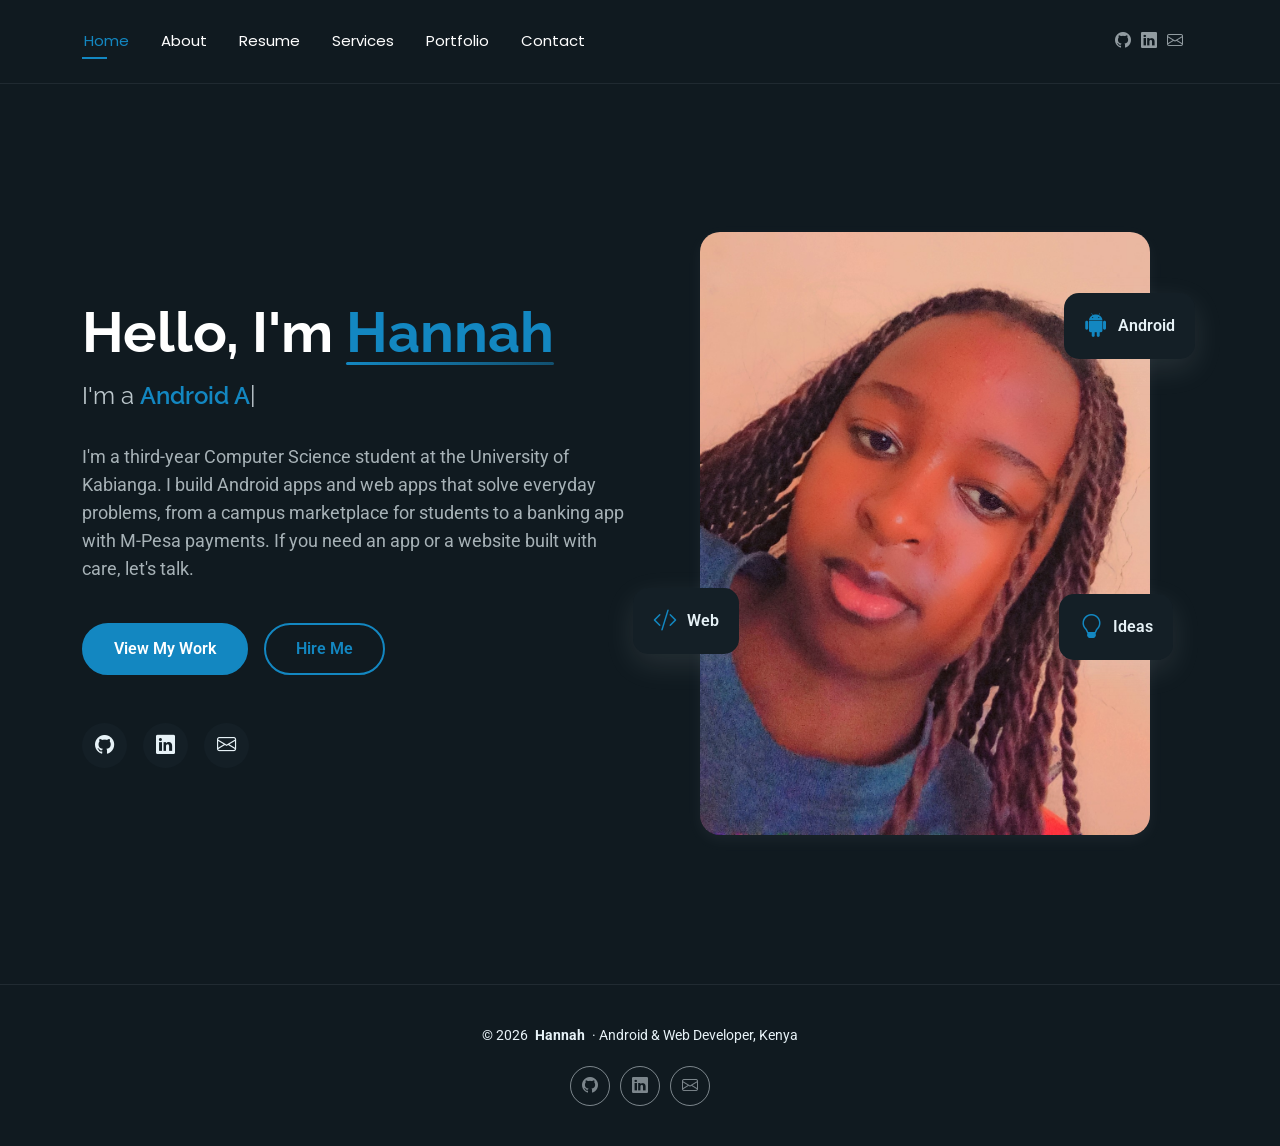
<file: My_Portfolio/index.html>
<!DOCTYPE html>
<html lang="en">

<head>
  <meta charset="utf-8">
  <meta content="width=device-width, initial-scale=1.0" name="viewport">
  <title>Hannah | Android & Web Developer</title>
  <meta name="description" content="Hannah is a Computer Science student at the University of Kabianga who builds Android apps and full-stack web apps.">
  <meta name="keywords" content="Hannah, Android developer, web developer, full-stack, Kenya, University of Kabianga, portfolio">

  <!-- Favicons -->
  <link href="assets/img/favicon.png" rel="icon">
  <link href="assets/img/apple-touch-icon.png" rel="apple-touch-icon">

  <!-- Fonts -->
  <link href="https://fonts.googleapis.com" rel="preconnect">
  <link href="https://fonts.gstatic.com" rel="preconnect" crossorigin>
  <link href="https://fonts.googleapis.com/css2?family=Roboto:ital,wght@0,100;0,300;0,400;0,500;0,700;0,900;1,100;1,300;1,400;1,500;1,700;1,900&family=Poppins:ital,wght@0,100;0,200;0,300;0,400;0,500;0,600;0,700;0,800;0,900;1,100;1,200;1,300;1,400;1,500;1,600;1,700;1,800;1,900&family=Raleway:ital,wght@0,100;0,200;0,300;0,400;0,500;0,600;0,700;0,800;0,900;1,100;1,200;1,300;1,400;1,500;1,600;1,700;1,800;1,900&display=swap" rel="stylesheet">

  <!-- Vendor CSS Files -->
  <link href="assets/vendor/bootstrap/css/bootstrap.min.css" rel="stylesheet">
  <link href="assets/vendor/bootstrap-icons/bootstrap-icons.css" rel="stylesheet">
  <link href="assets/vendor/aos/aos.css" rel="stylesheet">
  <link href="assets/vendor/swiper/swiper-bundle.min.css" rel="stylesheet">
  <link href="assets/vendor/glightbox/css/glightbox.min.css" rel="stylesheet">

  <!-- Main CSS File -->
  <link href="assets/css/main.css" rel="stylesheet">
</head>

<body class="index-page">
  <header id="header" class="header d-flex align-items-center light-background sticky-top">
    <div class="container position-relative d-flex align-items-center justify-content-between">

      <nav id="navmenu" class="navmenu">
        <ul>
          <li><a href="index.html" class="active">Home</a></li>
          <li><a href="about.html">About</a></li>
          <li><a href="resume.html">Resume</a></li>
          <li><a href="services.html">Services</a></li>
          <li><a href="portfolio.html">Portfolio</a></li>
          <li><a href="contact.html">Contact</a></li>
        </ul>
        <i class="mobile-nav-toggle d-xl-none bi bi-list"></i>
      </nav>

      <div class="header-social-links">
        <a href="https://github.com/your-username" target="_blank" rel="noopener" aria-label="GitHub"><i class="bi bi-github"></i></a>
        <a href="https://www.linkedin.com/in/your-profile" target="_blank" rel="noopener" aria-label="LinkedIn"><i class="bi bi-linkedin"></i></a>
        <a href="mailto:youremail@example.com" aria-label="Email"><i class="bi bi-envelope"></i></a>
      </div>

    </div>
  </header>

  <main class="main">

    <!-- Hero Section -->
    <section id="hero" class="hero section">

      <div class="container" data-aos="fade-up" data-aos-delay="100">

        <div class="row gy-4 align-items-center">
          <div class="col-lg-6 order-2 order-lg-1">
            <div class="hero-content">
              <h1 data-aos="fade-up" data-aos-delay="200">Hello, I'm <span class="highlight">Hannah</span></h1>
              <h2 data-aos="fade-up" data-aos-delay="300">I'm a <span class="typed" data-typed-items="Android App Developer, Web Developer, Full-Stack Builder, Computer Science Student"></span></h2>
              <p data-aos="fade-up" data-aos-delay="400">I'm a third-year Computer Science student at the University of Kabianga. I build Android apps and web apps that solve everyday problems, from a campus marketplace for students to a banking app with M-Pesa payments. If you need an app or a website built with care, let's talk.</p>
              <div class="hero-actions" data-aos="fade-up" data-aos-delay="500">
                <a href="portfolio.html" class="btn btn-primary">View My Work</a>
                <a href="contact.html" class="btn btn-outline">Hire Me</a>
              </div>
              <div class="social-links" data-aos="fade-up" data-aos-delay="600">
                <a href="https://github.com/your-username" target="_blank" rel="noopener" aria-label="GitHub"><i class="bi bi-github"></i></a>
                <a href="https://www.linkedin.com/in/your-profile" target="_blank" rel="noopener" aria-label="LinkedIn"><i class="bi bi-linkedin"></i></a>
                <a href="mailto:youremail@example.com" aria-label="Email"><i class="bi bi-envelope"></i></a>
              </div>
            </div>
          </div>
          <div class="col-lg-6 order-1 order-lg-2">
            <div class="hero-image" data-aos="zoom-in" data-aos-delay="300">
              <div class="image-wrapper">
                <img src="assets/img/profile/profile.jpg" alt="Hannah" class="img-fluid">
                <div class="floating-elements">
                  <div class="floating-card design" data-aos="fade-left" data-aos-delay="700">
                    <i class="bi bi-android2"></i>
                    <span>Android</span>
                  </div>
                  <div class="floating-card code" data-aos="fade-right" data-aos-delay="800">
                    <i class="bi bi-code-slash"></i>
                    <span>Web</span>
                  </div>
                  <div class="floating-card creativity" data-aos="fade-up" data-aos-delay="900">
                    <i class="bi bi-lightbulb"></i>
                    <span>Ideas</span>
                  </div>
                </div>
              </div>
            </div>
          </div>
        </div>

      </div>

    </section><!-- /Hero Section -->

  </main>

  <footer id="footer" class="footer">

    <div class="container">
      <div class="copyright text-center ">
        <p>&copy; <span>2026</span> <strong class="px-1 sitename">Hannah</strong> <span>&middot; Android &amp; Web Developer, Kenya</span></p>
      </div>
      <div class="social-links d-flex justify-content-center">
        <a href="https://github.com/your-username" target="_blank" rel="noopener" aria-label="GitHub"><i class="bi bi-github"></i></a>
        <a href="https://www.linkedin.com/in/your-profile" target="_blank" rel="noopener" aria-label="LinkedIn"><i class="bi bi-linkedin"></i></a>
        <a href="mailto:youremail@example.com" aria-label="Email"><i class="bi bi-envelope"></i></a>
      </div>
    </div>

  </footer>

  <!-- Scroll Top -->
  <a href="#" id="scroll-top" class="scroll-top d-flex align-items-center justify-content-center"><i class="bi bi-arrow-up-short"></i></a>

  <!-- Preloader -->
  <div id="preloader"></div>

  <!-- Vendor JS Files -->
  <script src="assets/vendor/bootstrap/js/bootstrap.bundle.min.js"></script>
  <script src="assets/vendor/aos/aos.js"></script>
  <script src="assets/vendor/typed.js/typed.umd.js"></script>
  <script src="assets/vendor/waypoints/noframework.waypoints.js"></script>
  <script src="assets/vendor/purecounter/purecounter_vanilla.js"></script>
  <script src="assets/vendor/swiper/swiper-bundle.min.js"></script>
  <script src="assets/vendor/glightbox/js/glightbox.min.js"></script>

  <!-- Main JS File -->
  <script src="assets/js/main.js"></script>

</body>

</html>
</file>
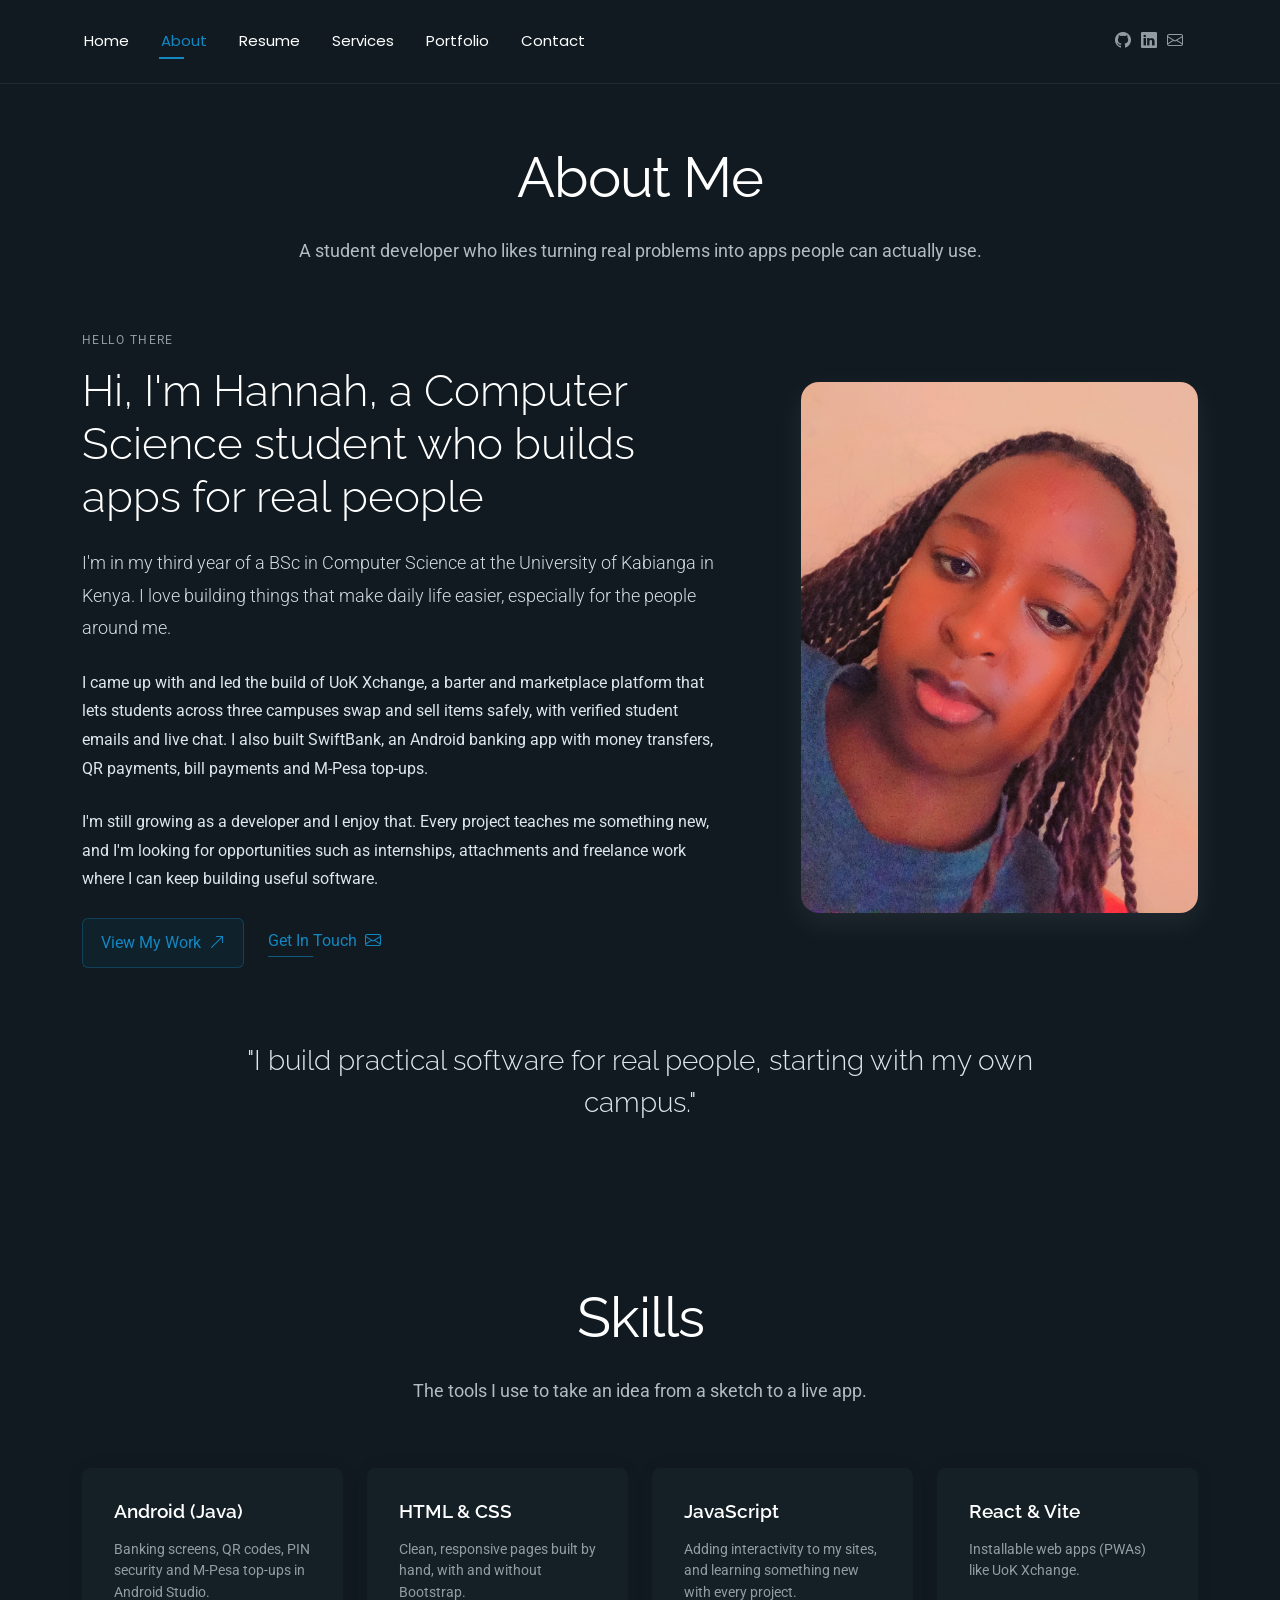
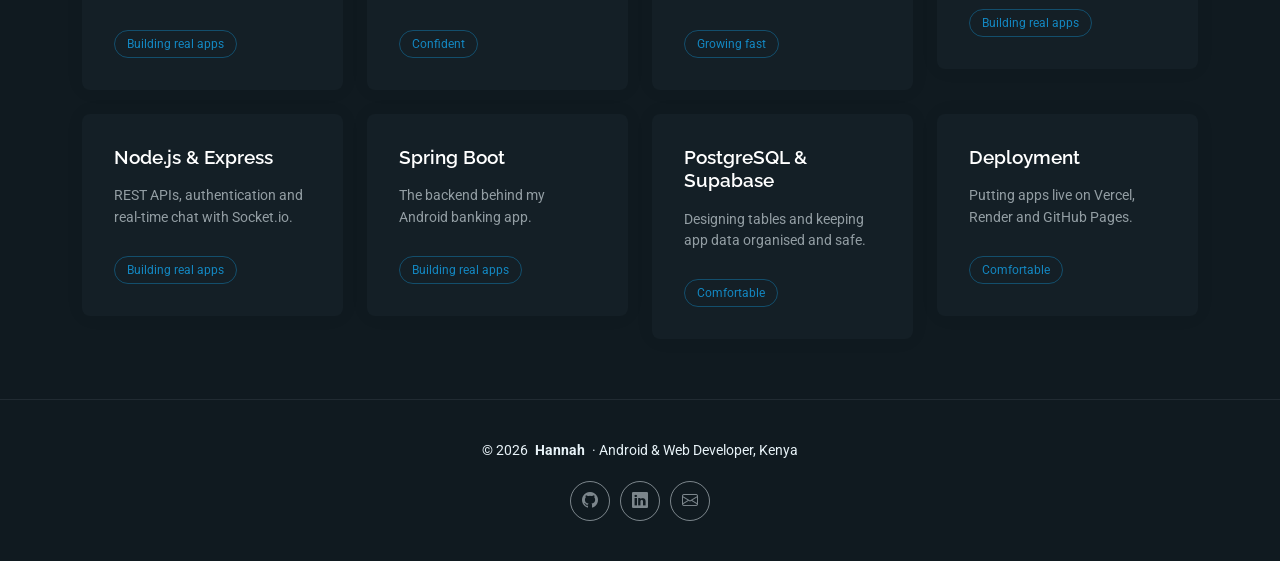
<file: My_Portfolio/about.html>
<!DOCTYPE html>
<html lang="en">

<head>
  <meta charset="utf-8">
  <meta content="width=device-width, initial-scale=1.0" name="viewport">
  <title>About | Hannah</title>
  <meta name="description" content="About Hannah, a Computer Science student in Kenya who builds Android and full-stack web apps.">
  <meta name="keywords" content="Hannah, Android developer, web developer, full-stack, Kenya, University of Kabianga, portfolio">

  <!-- Favicons -->
  <link href="assets/img/favicon.png" rel="icon">
  <link href="assets/img/apple-touch-icon.png" rel="apple-touch-icon">

  <!-- Fonts -->
  <link href="https://fonts.googleapis.com" rel="preconnect">
  <link href="https://fonts.gstatic.com" rel="preconnect" crossorigin>
  <link href="https://fonts.googleapis.com/css2?family=Roboto:ital,wght@0,100;0,300;0,400;0,500;0,700;0,900;1,100;1,300;1,400;1,500;1,700;1,900&family=Poppins:ital,wght@0,100;0,200;0,300;0,400;0,500;0,600;0,700;0,800;0,900;1,100;1,200;1,300;1,400;1,500;1,600;1,700;1,800;1,900&family=Raleway:ital,wght@0,100;0,200;0,300;0,400;0,500;0,600;0,700;0,800;0,900;1,100;1,200;1,300;1,400;1,500;1,600;1,700;1,800;1,900&display=swap" rel="stylesheet">

  <!-- Vendor CSS Files -->
  <link href="assets/vendor/bootstrap/css/bootstrap.min.css" rel="stylesheet">
  <link href="assets/vendor/bootstrap-icons/bootstrap-icons.css" rel="stylesheet">
  <link href="assets/vendor/aos/aos.css" rel="stylesheet">
  <link href="assets/vendor/swiper/swiper-bundle.min.css" rel="stylesheet">
  <link href="assets/vendor/glightbox/css/glightbox.min.css" rel="stylesheet">

  <!-- Main CSS File -->
  <link href="assets/css/main.css" rel="stylesheet">
</head>

<body class="about-page">
  <header id="header" class="header d-flex align-items-center light-background sticky-top">
    <div class="container position-relative d-flex align-items-center justify-content-between">

      <nav id="navmenu" class="navmenu">
        <ul>
          <li><a href="index.html">Home</a></li>
          <li><a href="about.html" class="active">About</a></li>
          <li><a href="resume.html">Resume</a></li>
          <li><a href="services.html">Services</a></li>
          <li><a href="portfolio.html">Portfolio</a></li>
          <li><a href="contact.html">Contact</a></li>
        </ul>
        <i class="mobile-nav-toggle d-xl-none bi bi-list"></i>
      </nav>

      <div class="header-social-links">
        <a href="https://github.com/your-username" target="_blank" rel="noopener" aria-label="GitHub"><i class="bi bi-github"></i></a>
        <a href="https://www.linkedin.com/in/your-profile" target="_blank" rel="noopener" aria-label="LinkedIn"><i class="bi bi-linkedin"></i></a>
        <a href="mailto:youremail@example.com" aria-label="Email"><i class="bi bi-envelope"></i></a>
      </div>

    </div>
  </header>

  <main class="main">

    <!-- About Section -->
    <section id="about" class="about section">

      <!-- Section Title -->
      <div class="container section-title" data-aos="fade-up">
        <h2>About Me</h2>
        <p>A student developer who likes turning real problems into apps people can actually use.</p>
      </div><!-- End Section Title -->

      <div class="container" data-aos="fade-up" data-aos-delay="100">

        <div class="row align-items-center justify-content-between gy-5 mb-5">
          <div class="col-lg-7" data-aos="fade-right" data-aos-delay="150">
            <div class="intro-content">
              <span class="eyebrow">Hello there</span>
              <h2 class="headline">Hi, I'm Hannah, a Computer Science student who builds apps for real people</h2>
              <p class="lead">
                I'm in my third year of a BSc in Computer Science at the University of Kabianga in Kenya. I love building things that make daily life easier, especially for the people around me.
              </p>
              <p>
                I came up with and led the build of UoK Xchange, a barter and marketplace platform that lets students across three campuses swap and sell items safely, with verified student emails and live chat. I also built SwiftBank, an Android banking app with money transfers, QR payments, bill payments and M-Pesa top-ups.
              </p>
              <p>
                I'm still growing as a developer and I enjoy that. Every project teaches me something new, and I'm looking for opportunities such as internships, attachments and freelance work where I can keep building useful software.
              </p>

              <div class="cta-group">
                <a href="portfolio.html" class="btn-ghost">
                  View My Work <i class="bi bi-arrow-up-right"></i>
                </a>
                <a href="contact.html" class="link-underline">
                  Get In Touch <i class="bi bi-envelope"></i>
                </a>
              </div>
            </div>
          </div>

          <div class="col-lg-5" data-aos="zoom-in" data-aos-delay="250">
            <figure class="profile-figure text-center text-lg-end">
              <img src="assets/img/profile/profile.jpg" alt="Portrait of Hannah" class="img-fluid profile-photo">
            </figure>
          </div>
        </div>

        <blockquote class="personal-quote text-center" data-aos="fade-down" data-aos-delay="200">
          <p>"I build practical software for real people, starting with my own campus."</p>
        </blockquote>

      </div>

    </section><!-- /About Section -->

    <!-- Skills Section -->
    <section id="skills" class="skills section">

      <!-- Section Title -->
      <div class="container section-title" data-aos="fade-up">
        <h2>Skills</h2>
        <p>The tools I use to take an idea from a sketch to a live app.</p>
      </div><!-- End Section Title -->

      <div class="container" data-aos="fade-up" data-aos-delay="100">

        <div class="row g-4">

          <div class="col-md-6 col-lg-3" data-aos="fade-up" data-aos-delay="100">
            <div class="skill-box">
              <h3>Android (Java)</h3>
              <p>Banking screens, QR codes, PIN security and M-Pesa top-ups in Android Studio.</p>
              <span class="skill-level">Building real apps</span>
            </div>
          </div>
          <div class="col-md-6 col-lg-3" data-aos="fade-up" data-aos-delay="200">
            <div class="skill-box">
              <h3>HTML &amp; CSS</h3>
              <p>Clean, responsive pages built by hand, with and without Bootstrap.</p>
              <span class="skill-level">Confident</span>
            </div>
          </div>
          <div class="col-md-6 col-lg-3" data-aos="fade-up" data-aos-delay="300">
            <div class="skill-box">
              <h3>JavaScript</h3>
              <p>Adding interactivity to my sites, and learning something new with every project.</p>
              <span class="skill-level">Growing fast</span>
            </div>
          </div>
          <div class="col-md-6 col-lg-3" data-aos="fade-up" data-aos-delay="400">
            <div class="skill-box">
              <h3>React &amp; Vite</h3>
              <p>Installable web apps (PWAs) like UoK Xchange.</p>
              <span class="skill-level">Building real apps</span>
            </div>
          </div>
          <div class="col-md-6 col-lg-3" data-aos="fade-up" data-aos-delay="100">
            <div class="skill-box">
              <h3>Node.js &amp; Express</h3>
              <p>REST APIs, authentication and real-time chat with Socket.io.</p>
              <span class="skill-level">Building real apps</span>
            </div>
          </div>
          <div class="col-md-6 col-lg-3" data-aos="fade-up" data-aos-delay="200">
            <div class="skill-box">
              <h3>Spring Boot</h3>
              <p>The backend behind my Android banking app.</p>
              <span class="skill-level">Building real apps</span>
            </div>
          </div>
          <div class="col-md-6 col-lg-3" data-aos="fade-up" data-aos-delay="300">
            <div class="skill-box">
              <h3>PostgreSQL &amp; Supabase</h3>
              <p>Designing tables and keeping app data organised and safe.</p>
              <span class="skill-level">Comfortable</span>
            </div>
          </div>
          <div class="col-md-6 col-lg-3" data-aos="fade-up" data-aos-delay="400">
            <div class="skill-box">
              <h3>Deployment</h3>
              <p>Putting apps live on Vercel, Render and GitHub Pages.</p>
              <span class="skill-level">Comfortable</span>
            </div>
          </div>

        </div>

      </div>

    </section><!-- /Skills Section -->

  </main>

  <footer id="footer" class="footer">

    <div class="container">
      <div class="copyright text-center ">
        <p>&copy; <span>2026</span> <strong class="px-1 sitename">Hannah</strong> <span>&middot; Android &amp; Web Developer, Kenya</span></p>
      </div>
      <div class="social-links d-flex justify-content-center">
        <a href="https://github.com/your-username" target="_blank" rel="noopener" aria-label="GitHub"><i class="bi bi-github"></i></a>
        <a href="https://www.linkedin.com/in/your-profile" target="_blank" rel="noopener" aria-label="LinkedIn"><i class="bi bi-linkedin"></i></a>
        <a href="mailto:youremail@example.com" aria-label="Email"><i class="bi bi-envelope"></i></a>
      </div>
    </div>

  </footer>

  <!-- Scroll Top -->
  <a href="#" id="scroll-top" class="scroll-top d-flex align-items-center justify-content-center"><i class="bi bi-arrow-up-short"></i></a>

  <!-- Preloader -->
  <div id="preloader"></div>

  <!-- Vendor JS Files -->
  <script src="assets/vendor/bootstrap/js/bootstrap.bundle.min.js"></script>
  <script src="assets/vendor/aos/aos.js"></script>
  <script src="assets/vendor/typed.js/typed.umd.js"></script>
  <script src="assets/vendor/waypoints/noframework.waypoints.js"></script>
  <script src="assets/vendor/purecounter/purecounter_vanilla.js"></script>
  <script src="assets/vendor/swiper/swiper-bundle.min.js"></script>
  <script src="assets/vendor/glightbox/js/glightbox.min.js"></script>

  <!-- Main JS File -->
  <script src="assets/js/main.js"></script>

</body>

</html>
</file>
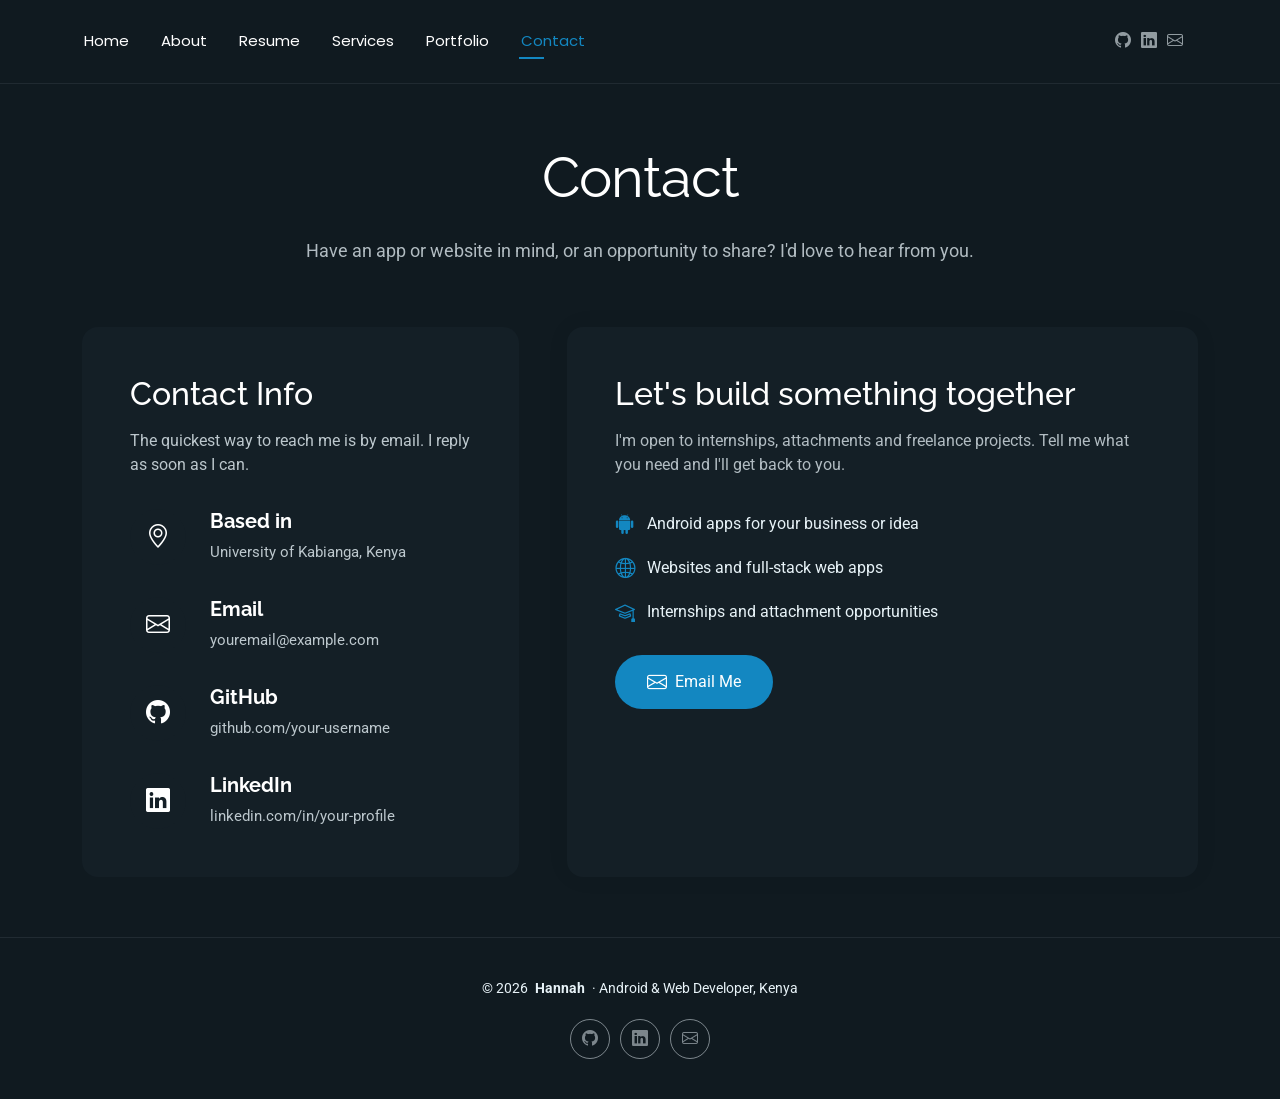
<file: My_Portfolio/contact.html>
<!DOCTYPE html>
<html lang="en">

<head>
  <meta charset="utf-8">
  <meta content="width=device-width, initial-scale=1.0" name="viewport">
  <title>Contact | Hannah</title>
  <meta name="description" content="Get in touch with Hannah for Android apps, websites, internships and freelance projects.">
  <meta name="keywords" content="Hannah, Android developer, web developer, full-stack, Kenya, University of Kabianga, portfolio">

  <!-- Favicons -->
  <link href="assets/img/favicon.png" rel="icon">
  <link href="assets/img/apple-touch-icon.png" rel="apple-touch-icon">

  <!-- Fonts -->
  <link href="https://fonts.googleapis.com" rel="preconnect">
  <link href="https://fonts.gstatic.com" rel="preconnect" crossorigin>
  <link href="https://fonts.googleapis.com/css2?family=Roboto:ital,wght@0,100;0,300;0,400;0,500;0,700;0,900;1,100;1,300;1,400;1,500;1,700;1,900&family=Poppins:ital,wght@0,100;0,200;0,300;0,400;0,500;0,600;0,700;0,800;0,900;1,100;1,200;1,300;1,400;1,500;1,600;1,700;1,800;1,900&family=Raleway:ital,wght@0,100;0,200;0,300;0,400;0,500;0,600;0,700;0,800;0,900;1,100;1,200;1,300;1,400;1,500;1,600;1,700;1,800;1,900&display=swap" rel="stylesheet">

  <!-- Vendor CSS Files -->
  <link href="assets/vendor/bootstrap/css/bootstrap.min.css" rel="stylesheet">
  <link href="assets/vendor/bootstrap-icons/bootstrap-icons.css" rel="stylesheet">
  <link href="assets/vendor/aos/aos.css" rel="stylesheet">
  <link href="assets/vendor/swiper/swiper-bundle.min.css" rel="stylesheet">
  <link href="assets/vendor/glightbox/css/glightbox.min.css" rel="stylesheet">

  <!-- Main CSS File -->
  <link href="assets/css/main.css" rel="stylesheet">
</head>

<body class="contact-page">
  <header id="header" class="header d-flex align-items-center light-background sticky-top">
    <div class="container position-relative d-flex align-items-center justify-content-between">

      <nav id="navmenu" class="navmenu">
        <ul>
          <li><a href="index.html">Home</a></li>
          <li><a href="about.html">About</a></li>
          <li><a href="resume.html">Resume</a></li>
          <li><a href="services.html">Services</a></li>
          <li><a href="portfolio.html">Portfolio</a></li>
          <li><a href="contact.html" class="active">Contact</a></li>
        </ul>
        <i class="mobile-nav-toggle d-xl-none bi bi-list"></i>
      </nav>

      <div class="header-social-links">
        <a href="https://github.com/your-username" target="_blank" rel="noopener" aria-label="GitHub"><i class="bi bi-github"></i></a>
        <a href="https://www.linkedin.com/in/your-profile" target="_blank" rel="noopener" aria-label="LinkedIn"><i class="bi bi-linkedin"></i></a>
        <a href="mailto:youremail@example.com" aria-label="Email"><i class="bi bi-envelope"></i></a>
      </div>

    </div>
  </header>

  <main class="main">

    <!-- Contact Section -->
    <section id="contact" class="contact section">

      <!-- Section Title -->
      <div class="container section-title" data-aos="fade-up">
        <h2>Contact</h2>
        <p>Have an app or website in mind, or an opportunity to share? I'd love to hear from you.</p>
      </div><!-- End Section Title -->

      <div class="container" data-aos="fade-up" data-aos-delay="100">

        <div class="row g-4 g-lg-5">
          <div class="col-lg-5">
            <div class="info-box" data-aos="fade-up" data-aos-delay="200">
              <h3>Contact Info</h3>
              <p>The quickest way to reach me is by email. I reply as soon as I can.</p>

              <div class="info-item" data-aos="fade-up" data-aos-delay="300">
                <div class="icon-box">
                  <i class="bi bi-geo-alt"></i>
                </div>
                <div class="content">
                  <h4>Based in</h4>
                  <p>University of Kabianga, Kenya</p>
                </div>
              </div>

              <div class="info-item" data-aos="fade-up" data-aos-delay="400">
                <div class="icon-box">
                  <i class="bi bi-envelope"></i>
                </div>
                <div class="content">
                  <h4>Email</h4>
                  <p><a href="mailto:youremail@example.com">youremail@example.com</a></p>
                </div>
              </div>

              <div class="info-item" data-aos="fade-up" data-aos-delay="500">
                <div class="icon-box">
                  <i class="bi bi-github"></i>
                </div>
                <div class="content">
                  <h4>GitHub</h4>
                  <p><a href="https://github.com/S-techi" target="_blank" rel="noopener">github.com/your-username</a></p>
                </div>
              </div>

              <div class="info-item" data-aos="fade-up" data-aos-delay="600">
                <div class="icon-box">
                  <i class="bi bi-linkedin"></i>
                </div>
                <div class="content">
                  <h4>LinkedIn</h4>
                  <p><a href="https://www.linkedin.com/in/hannah-kalunda-0ba4b1371/?isSelfProfile=true" target="_blank" rel="noopener">linkedin.com/in/your-profile</a></p>
                </div>
              </div>
            </div>
          </div>

          <div class="col-lg-7">
            <div class="contact-form contact-cta" data-aos="fade-up" data-aos-delay="300">
              <h3>Let's build something together</h3>
              <p>I'm open to internships, attachments and freelance projects. Tell me what you need and I'll get back to you.</p>
              <ul class="open-to">
                <li><i class="bi bi-android2"></i> Android apps for your business or idea</li>
                <li><i class="bi bi-globe2"></i> Websites and full-stack web apps</li>
                <li><i class="bi bi-mortarboard"></i> Internships and attachment opportunities</li>
              </ul>
              <a href="mailto:kalundahannah@gmail.com?subject=Hello%20Hannah" class="btn btn-primary"><i class="bi bi-envelope"></i> Email Me</a>
            </div>
          </div>

        </div>

      </div>

    </section><!-- /Contact Section -->

  </main>

  <footer id="footer" class="footer">

    <div class="container">
      <div class="copyright text-center ">
        <p>&copy; <span>2026</span> <strong class="px-1 sitename">Hannah</strong> <span>&middot; Android &amp; Web Developer, Kenya</span></p>
      </div>
      <div class="social-links d-flex justify-content-center">
        <a href="https://github.com/S-techi" target="_blank" rel="noopener" aria-label="GitHub"><i class="bi bi-github"></i></a>
        <a href="https://www.linkedin.com/in/hannah-kalunda-0ba4b1371/?isSelfProfile=true" target="_blank" rel="noopener" aria-label="LinkedIn"><i class="bi bi-linkedin"></i></a>
        <a href="kalundahannah@gmail.com" aria-label="Email"><i class="bi bi-envelope"></i></a>
      </div>
    </div>

  </footer>

  <!-- Scroll Top -->
  <a href="#" id="scroll-top" class="scroll-top d-flex align-items-center justify-content-center"><i class="bi bi-arrow-up-short"></i></a>

  <!-- Preloader -->
  <div id="preloader"></div>

  <!-- Vendor JS Files -->
  <script src="assets/vendor/bootstrap/js/bootstrap.bundle.min.js"></script>
  <script src="assets/vendor/aos/aos.js"></script>
  <script src="assets/vendor/typed.js/typed.umd.js"></script>
  <script src="assets/vendor/waypoints/noframework.waypoints.js"></script>
  <script src="assets/vendor/purecounter/purecounter_vanilla.js"></script>
  <script src="assets/vendor/swiper/swiper-bundle.min.js"></script>
  <script src="assets/vendor/glightbox/js/glightbox.min.js"></script>

  <!-- Main JS File -->
  <script src="assets/js/main.js"></script>

</body>

</html>
</file>
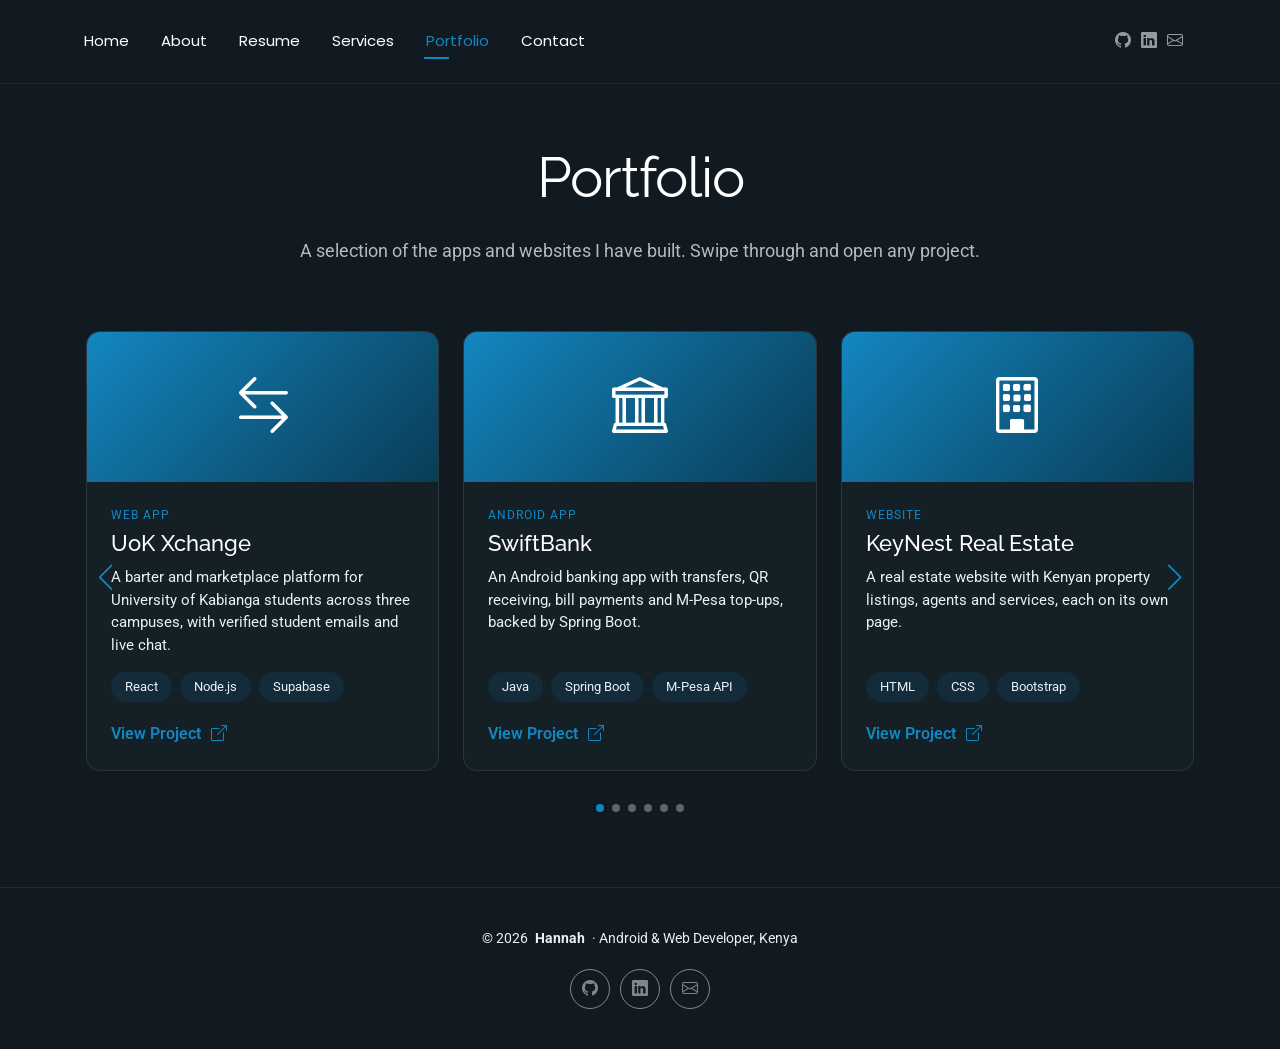
<file: My_Portfolio/portfolio.html>
<!DOCTYPE html>
<html lang="en">

<head>
  <meta charset="utf-8">
  <meta content="width=device-width, initial-scale=1.0" name="viewport">
  <title>Portfolio | Hannah</title>
  <meta name="description" content="Projects by Hannah: UoK Xchange, SwiftBank, KeyNest Real Estate, Veld & Hive, Pen and Purpose and Cat Feeds.">
  <meta name="keywords" content="Hannah, Android developer, web developer, full-stack, Kenya, University of Kabianga, portfolio">

  <!-- Favicons -->
  <link href="assets/img/favicon.png" rel="icon">
  <link href="assets/img/apple-touch-icon.png" rel="apple-touch-icon">

  <!-- Fonts -->
  <link href="https://fonts.googleapis.com" rel="preconnect">
  <link href="https://fonts.gstatic.com" rel="preconnect" crossorigin>
  <link href="https://fonts.googleapis.com/css2?family=Roboto:ital,wght@0,100;0,300;0,400;0,500;0,700;0,900;1,100;1,300;1,400;1,500;1,700;1,900&family=Poppins:ital,wght@0,100;0,200;0,300;0,400;0,500;0,600;0,700;0,800;0,900;1,100;1,200;1,300;1,400;1,500;1,600;1,700;1,800;1,900&family=Raleway:ital,wght@0,100;0,200;0,300;0,400;0,500;0,600;0,700;0,800;0,900;1,100;1,200;1,300;1,400;1,500;1,600;1,700;1,800;1,900&display=swap" rel="stylesheet">

  <!-- Vendor CSS Files -->
  <link href="assets/vendor/bootstrap/css/bootstrap.min.css" rel="stylesheet">
  <link href="assets/vendor/bootstrap-icons/bootstrap-icons.css" rel="stylesheet">
  <link href="assets/vendor/aos/aos.css" rel="stylesheet">
  <link href="assets/vendor/swiper/swiper-bundle.min.css" rel="stylesheet">
  <link href="assets/vendor/glightbox/css/glightbox.min.css" rel="stylesheet">

  <!-- Main CSS File -->
  <link href="assets/css/main.css" rel="stylesheet">
</head>

<body class="portfolio-page">
  <header id="header" class="header d-flex align-items-center light-background sticky-top">
    <div class="container position-relative d-flex align-items-center justify-content-between">

      <nav id="navmenu" class="navmenu">
        <ul>
          <li><a href="index.html">Home</a></li>
          <li><a href="about.html">About</a></li>
          <li><a href="resume.html">Resume</a></li>
          <li><a href="services.html">Services</a></li>
          <li><a href="portfolio.html" class="active">Portfolio</a></li>
          <li><a href="contact.html">Contact</a></li>
        </ul>
        <i class="mobile-nav-toggle d-xl-none bi bi-list"></i>
      </nav>

      <div class="header-social-links">
        <a href="https://github.com/your-username" target="_blank" rel="noopener" aria-label="GitHub"><i class="bi bi-github"></i></a>
        <a href="https://www.linkedin.com/in/your-profile" target="_blank" rel="noopener" aria-label="LinkedIn"><i class="bi bi-linkedin"></i></a>
        <a href="mailto:youremail@example.com" aria-label="Email"><i class="bi bi-envelope"></i></a>
      </div>

    </div>
  </header>

  <main class="main">

    <!-- Portfolio Section -->
    <section id="portfolio" class="portfolio section">

      <!-- Section Title -->
      <div class="container section-title" data-aos="fade-up">
        <h2>Portfolio</h2>
        <p>A selection of the apps and websites I have built. Swipe through and open any project.</p>
      </div><!-- End Section Title -->

      <div class="container" data-aos="fade-up" data-aos-delay="100">

        <div class="swiper init-swiper projects-carousel">
          <script type="application/json" class="swiper-config">
            {
              "loop": true,
              "speed": 600,
              "spaceBetween": 24,
              "slidesPerView": 1,
              "autoplay": {
                "delay": 4500,
                "pauseOnMouseEnter": true,
                "disableOnInteraction": false
              },
              "pagination": {
                "el": ".swiper-pagination",
                "type": "bullets",
                "clickable": true
              },
              "navigation": {
                "nextEl": ".swiper-button-next",
                "prevEl": ".swiper-button-prev"
              },
              "breakpoints": {
                "768": { "slidesPerView": 2 },
                "1200": { "slidesPerView": 3 }
              }
            }
          </script>
          <div class="swiper-wrapper">

            <div class="swiper-slide">
              <div class="project-card">
                <div class="project-cover"><i class="bi bi-arrow-left-right"></i></div>
                <div class="project-body">
                  <span class="project-kind">Web app</span>
                  <h4>UoK Xchange</h4>
                  <p>A barter and marketplace platform for University of Kabianga students across three campuses, with verified student emails and live chat.</p>
                  <div class="project-tags"><span>React</span><span>Node.js</span><span>Supabase</span></div>
                  <!-- Replace # with the real link to this project -->
                  <a href="#" class="project-link" target="_blank" rel="noopener">View Project <i class="bi bi-box-arrow-up-right"></i></a>
                </div>
              </div>
            </div>
            <div class="swiper-slide">
              <div class="project-card">
                <div class="project-cover"><i class="bi bi-bank"></i></div>
                <div class="project-body">
                  <span class="project-kind">Android app</span>
                  <h4>SwiftBank</h4>
                  <p>An Android banking app with transfers, QR receiving, bill payments and M-Pesa top-ups, backed by Spring Boot.</p>
                  <div class="project-tags"><span>Java</span><span>Spring Boot</span><span>M-Pesa API</span></div>
                  <!-- Replace # with the real link to this project -->
                  <a href="#" class="project-link" target="_blank" rel="noopener">View Project <i class="bi bi-box-arrow-up-right"></i></a>
                </div>
              </div>
            </div>
            <div class="swiper-slide">
              <div class="project-card">
                <div class="project-cover"><i class="bi bi-building"></i></div>
                <div class="project-body">
                  <span class="project-kind">Website</span>
                  <h4>KeyNest Real Estate</h4>
                  <p>A real estate website with Kenyan property listings, agents and services, each on its own page.</p>
                  <div class="project-tags"><span>HTML</span><span>CSS</span><span>Bootstrap</span></div>
                  <!-- Replace # with the real link to this project -->
                  <a href="#" class="project-link" target="_blank" rel="noopener">View Project <i class="bi bi-box-arrow-up-right"></i></a>
                </div>
              </div>
            </div>
            <div class="swiper-slide">
              <div class="project-card">
                <div class="project-cover"><i class="bi bi-shop"></i></div>
                <div class="project-body">
                  <span class="project-kind">Website</span>
                  <h4>Veld &amp; Hive</h4>
                  <p>A honey shop product page built from a design, fully responsive and interactive.</p>
                  <div class="project-tags"><span>HTML</span><span>CSS</span><span>JavaScript</span></div>
                  <!-- Replace # with the real link to this project -->
                  <a href="#" class="project-link" target="_blank" rel="noopener">View Project <i class="bi bi-box-arrow-up-right"></i></a>
                </div>
              </div>
            </div>
            <div class="swiper-slide">
              <div class="project-card">
                <div class="project-cover"><i class="bi bi-pen"></i></div>
                <div class="project-body">
                  <span class="project-kind">Website</span>
                  <h4>Pen and Purpose</h4>
                  <p>A website I designed and built from scratch.</p>
                  <div class="project-tags"><span>Web design</span><span>Responsive</span></div>
                  <!-- Replace # with the real link to this project -->
                  <a href="#" class="project-link" target="_blank" rel="noopener">View Project <i class="bi bi-box-arrow-up-right"></i></a>
                </div>
              </div>
            </div>
            <div class="swiper-slide">
              <div class="project-card">
                <div class="project-cover"><i class="bi bi-heart"></i></div>
                <div class="project-body">
                  <span class="project-kind">Website</span>
                  <h4>Cat Feeds</h4>
                  <p>A website I designed and built from scratch.</p>
                  <div class="project-tags"><span>Web design</span><span>Responsive</span></div>
                  <!-- Replace # with the real link to this project -->
                  <a href="#" class="project-link" target="_blank" rel="noopener">View Project <i class="bi bi-box-arrow-up-right"></i></a>
                </div>
              </div>
            </div>
          </div>
          <div class="swiper-button-prev"></div>
          <div class="swiper-button-next"></div>
          <div class="swiper-pagination"></div>
        </div>

      </div>

    </section><!-- /Portfolio Section -->

  </main>

  <footer id="footer" class="footer">

    <div class="container">
      <div class="copyright text-center ">
        <p>&copy; <span>2026</span> <strong class="px-1 sitename">Hannah</strong> <span>&middot; Android &amp; Web Developer, Kenya</span></p>
      </div>
      <div class="social-links d-flex justify-content-center">
        <a href="https://github.com/S-techi" target="_blank" rel="noopener" aria-label="GitHub"><i class="bi bi-github"></i></a>
        <a href="https://www.linkedin.com/in/hannah-kalunda-0ba4b1371/?isSelfProfile=true" target="_blank" rel="noopener" aria-label="LinkedIn"><i class="bi bi-linkedin"></i></a>
        <a href="kalundahannah@gmail.com" aria-label="Email"><i class="bi bi-envelope"></i></a>
      </div>
    </div>

  </footer>

  <!-- Scroll Top -->
  <a href="#" id="scroll-top" class="scroll-top d-flex align-items-center justify-content-center"><i class="bi bi-arrow-up-short"></i></a>

  <!-- Preloader -->
  <div id="preloader"></div>

  <!-- Vendor JS Files -->
  <script src="assets/vendor/bootstrap/js/bootstrap.bundle.min.js"></script>
  <script src="assets/vendor/aos/aos.js"></script>
  <script src="assets/vendor/typed.js/typed.umd.js"></script>
  <script src="assets/vendor/waypoints/noframework.waypoints.js"></script>
  <script src="assets/vendor/purecounter/purecounter_vanilla.js"></script>
  <script src="assets/vendor/swiper/swiper-bundle.min.js"></script>
  <script src="assets/vendor/glightbox/js/glightbox.min.js"></script>

  <!-- Main JS File -->
  <script src="assets/js/main.js"></script>

</body>

</html>
</file>
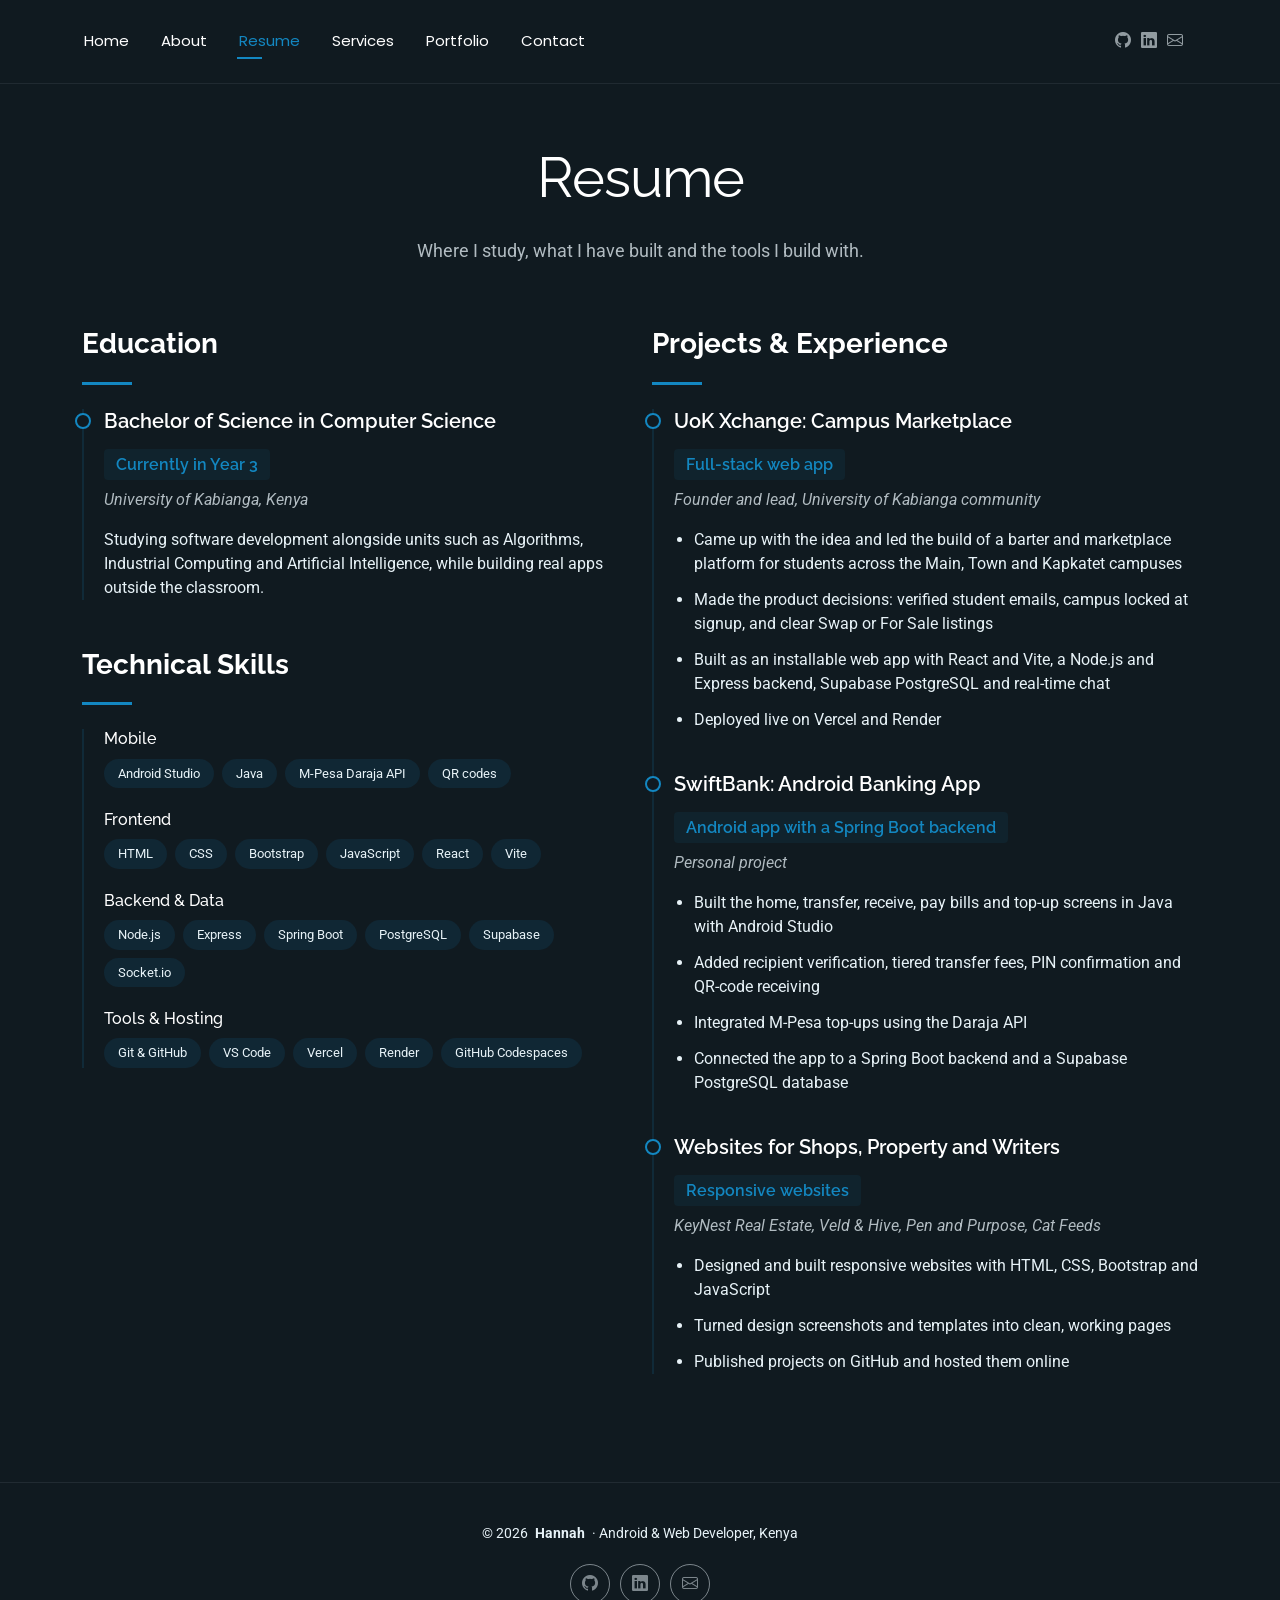
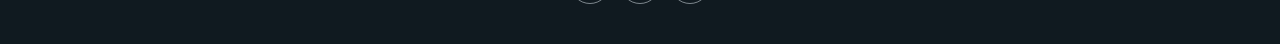
<file: My_Portfolio/resume.html>
<!DOCTYPE html>
<html lang="en">

<head>
  <meta charset="utf-8">
  <meta content="width=device-width, initial-scale=1.0" name="viewport">
  <title>Resume | Hannah</title>
  <meta name="description" content="Education, projects and technical skills of Hannah, Android and web developer.">
  <meta name="keywords" content="Hannah, Android developer, web developer, full-stack, Kenya, University of Kabianga, portfolio">

  <!-- Favicons -->
  <link href="assets/img/favicon.png" rel="icon">
  <link href="assets/img/apple-touch-icon.png" rel="apple-touch-icon">

  <!-- Fonts -->
  <link href="https://fonts.googleapis.com" rel="preconnect">
  <link href="https://fonts.gstatic.com" rel="preconnect" crossorigin>
  <link href="https://fonts.googleapis.com/css2?family=Roboto:ital,wght@0,100;0,300;0,400;0,500;0,700;0,900;1,100;1,300;1,400;1,500;1,700;1,900&family=Poppins:ital,wght@0,100;0,200;0,300;0,400;0,500;0,600;0,700;0,800;0,900;1,100;1,200;1,300;1,400;1,500;1,600;1,700;1,800;1,900&family=Raleway:ital,wght@0,100;0,200;0,300;0,400;0,500;0,600;0,700;0,800;0,900;1,100;1,200;1,300;1,400;1,500;1,600;1,700;1,800;1,900&display=swap" rel="stylesheet">

  <!-- Vendor CSS Files -->
  <link href="assets/vendor/bootstrap/css/bootstrap.min.css" rel="stylesheet">
  <link href="assets/vendor/bootstrap-icons/bootstrap-icons.css" rel="stylesheet">
  <link href="assets/vendor/aos/aos.css" rel="stylesheet">
  <link href="assets/vendor/swiper/swiper-bundle.min.css" rel="stylesheet">
  <link href="assets/vendor/glightbox/css/glightbox.min.css" rel="stylesheet">

  <!-- Main CSS File -->
  <link href="assets/css/main.css" rel="stylesheet">
</head>

<body class="resume-page">
  <header id="header" class="header d-flex align-items-center light-background sticky-top">
    <div class="container position-relative d-flex align-items-center justify-content-between">

      <nav id="navmenu" class="navmenu">
        <ul>
          <li><a href="index.html">Home</a></li>
          <li><a href="about.html">About</a></li>
          <li><a href="resume.html" class="active">Resume</a></li>
          <li><a href="services.html">Services</a></li>
          <li><a href="portfolio.html">Portfolio</a></li>
          <li><a href="contact.html">Contact</a></li>
        </ul>
        <i class="mobile-nav-toggle d-xl-none bi bi-list"></i>
      </nav>

      <div class="header-social-links">
        <a href="https://github.com/your-username" target="_blank" rel="noopener" aria-label="GitHub"><i class="bi bi-github"></i></a>
        <a href="https://www.linkedin.com/in/your-profile" target="_blank" rel="noopener" aria-label="LinkedIn"><i class="bi bi-linkedin"></i></a>
        <a href="mailto:youremail@example.com" aria-label="Email"><i class="bi bi-envelope"></i></a>
      </div>

    </div>
  </header>

  <main class="main">

    <!-- Resume Section -->
    <section id="resume" class="resume section">

      <!-- Section Title -->
      <div class="container section-title" data-aos="fade-up">
        <h2>Resume</h2>
        <p>Where I study, what I have built and the tools I build with.</p>
      </div><!-- End Section Title -->

      <div class="container" data-aos="fade-up" data-aos-delay="100">

        <div class="row">
          <div class="col-lg-6">

            <!-- Education Section -->
            <div class="resume-item" data-aos="fade-up">
              <h3 class="resume-title">Education</h3>

              <div class="resume-content">
                <article class="education-item">
                  <h4>Bachelor of Science in Computer Science</h4>
                  <h5>Currently in Year 3</h5>
                  <p class="institution"><em>University of Kabianga, Kenya</em></p>
                  <p>Studying software development alongside units such as Algorithms, Industrial Computing and Artificial Intelligence, while building real apps outside the classroom.</p>
                </article>
              </div>
            </div><!-- End Education Section -->

            <!-- Technical Skills Section -->
            <div class="resume-item" data-aos="fade-up">
              <h3 class="resume-title">Technical Skills</h3>

              <div class="resume-content">
                <div class="skill-group">
                  <h4>Mobile</h4>
                  <div class="skill-tags"><span>Android Studio</span><span>Java</span><span>M-Pesa Daraja API</span><span>QR codes</span></div>
                </div>
                <div class="skill-group">
                  <h4>Frontend</h4>
                  <div class="skill-tags"><span>HTML</span><span>CSS</span><span>Bootstrap</span><span>JavaScript</span><span>React</span><span>Vite</span></div>
                </div>
                <div class="skill-group">
                  <h4>Backend &amp; Data</h4>
                  <div class="skill-tags"><span>Node.js</span><span>Express</span><span>Spring Boot</span><span>PostgreSQL</span><span>Supabase</span><span>Socket.io</span></div>
                </div>
                <div class="skill-group">
                  <h4>Tools &amp; Hosting</h4>
                  <div class="skill-tags"><span>Git &amp; GitHub</span><span>VS Code</span><span>Vercel</span><span>Render</span><span>GitHub Codespaces</span></div>
                </div>
              </div>
            </div><!-- End Technical Skills Section -->
          </div>

          <div class="col-lg-6">
            <!-- Projects Section -->
            <div class="resume-item" data-aos="fade-up" data-aos-delay="100">
              <h3 class="resume-title">Projects &amp; Experience</h3>

              <div class="resume-content">
                <article class="experience-item">
                  <h4>UoK Xchange: Campus Marketplace</h4>
                  <h5>Full-stack web app</h5>
                  <p class="company"><em>Founder and lead, University of Kabianga community</em></p>
                  <ul>
                    <li>Came up with the idea and led the build of a barter and marketplace platform for students across the Main, Town and Kapkatet campuses</li>
                    <li>Made the product decisions: verified student emails, campus locked at signup, and clear Swap or For Sale listings</li>
                    <li>Built as an installable web app with React and Vite, a Node.js and Express backend, Supabase PostgreSQL and real-time chat</li>
                    <li>Deployed live on Vercel and Render</li>
                  </ul>
                </article>

                <article class="experience-item">
                  <h4>SwiftBank: Android Banking App</h4>
                  <h5>Android app with a Spring Boot backend</h5>
                  <p class="company"><em>Personal project</em></p>
                  <ul>
                    <li>Built the home, transfer, receive, pay bills and top-up screens in Java with Android Studio</li>
                    <li>Added recipient verification, tiered transfer fees, PIN confirmation and QR-code receiving</li>
                    <li>Integrated M-Pesa top-ups using the Daraja API</li>
                    <li>Connected the app to a Spring Boot backend and a Supabase PostgreSQL database</li>
                  </ul>
                </article>

                <article class="experience-item">
                  <h4>Websites for Shops, Property and Writers</h4>
                  <h5>Responsive websites</h5>
                  <p class="company"><em>KeyNest Real Estate, Veld &amp; Hive, Pen and Purpose, Cat Feeds</em></p>
                  <ul>
                    <li>Designed and built responsive websites with HTML, CSS, Bootstrap and JavaScript</li>
                    <li>Turned design screenshots and templates into clean, working pages</li>
                    <li>Published projects on GitHub and hosted them online</li>
                  </ul>
                </article>
              </div>
            </div><!-- End Projects Section -->
          </div>
        </div>

      </div>

    </section><!-- /Resume Section -->

  </main>

  <footer id="footer" class="footer">

    <div class="container">
      <div class="copyright text-center ">
        <p>&copy; <span>2026</span> <strong class="px-1 sitename">Hannah</strong> <span>&middot; Android &amp; Web Developer, Kenya</span></p>
      </div>
      <div class="social-links d-flex justify-content-center">
        <a href="https://github.com/your-username" target="_blank" rel="noopener" aria-label="GitHub"><i class="bi bi-github"></i></a>
        <a href="https://www.linkedin.com/in/your-profile" target="_blank" rel="noopener" aria-label="LinkedIn"><i class="bi bi-linkedin"></i></a>
        <a href="mailto:youremail@example.com" aria-label="Email"><i class="bi bi-envelope"></i></a>
      </div>
    </div>

  </footer>

  <!-- Scroll Top -->
  <a href="#" id="scroll-top" class="scroll-top d-flex align-items-center justify-content-center"><i class="bi bi-arrow-up-short"></i></a>

  <!-- Preloader -->
  <div id="preloader"></div>

  <!-- Vendor JS Files -->
  <script src="assets/vendor/bootstrap/js/bootstrap.bundle.min.js"></script>
  <script src="assets/vendor/aos/aos.js"></script>
  <script src="assets/vendor/typed.js/typed.umd.js"></script>
  <script src="assets/vendor/waypoints/noframework.waypoints.js"></script>
  <script src="assets/vendor/purecounter/purecounter_vanilla.js"></script>
  <script src="assets/vendor/swiper/swiper-bundle.min.js"></script>
  <script src="assets/vendor/glightbox/js/glightbox.min.js"></script>

  <!-- Main JS File -->
  <script src="assets/js/main.js"></script>

</body>

</html>
</file>
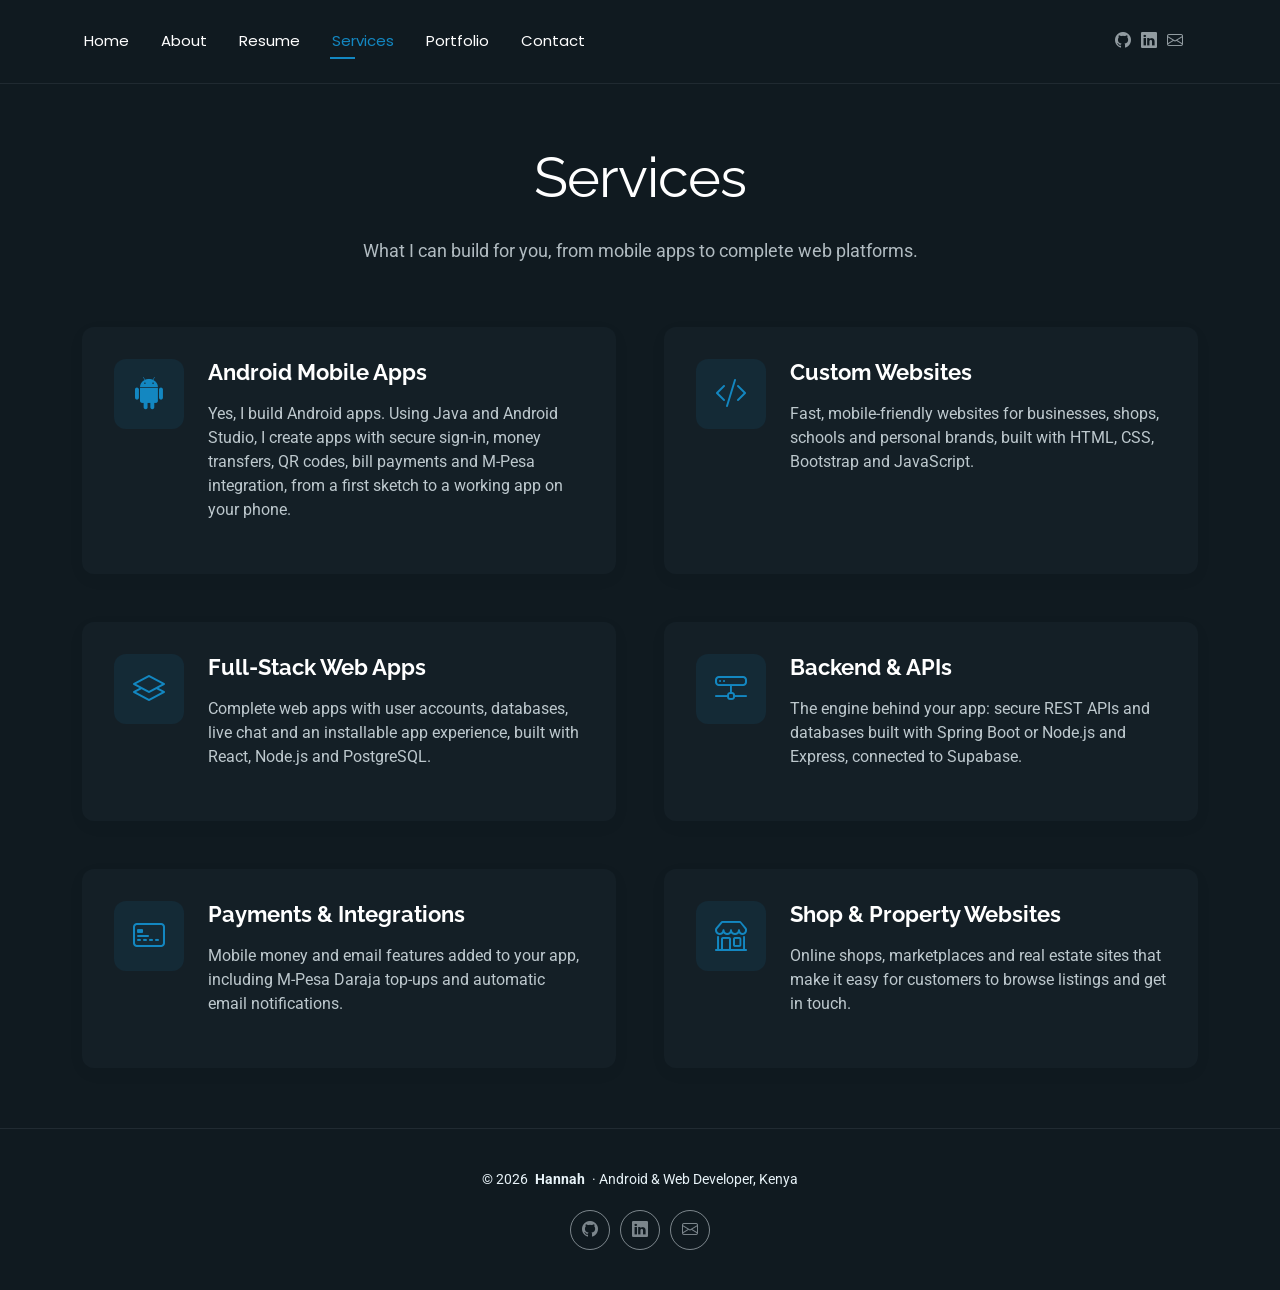
<file: My_Portfolio/services.html>
<!DOCTYPE html>
<html lang="en">

<head>
  <meta charset="utf-8">
  <meta content="width=device-width, initial-scale=1.0" name="viewport">
  <title>Services | Hannah</title>
  <meta name="description" content="Android app development, websites, full-stack web apps and backend services by Hannah.">
  <meta name="keywords" content="Hannah, Android developer, web developer, full-stack, Kenya, University of Kabianga, portfolio">

  <!-- Favicons -->
  <link href="assets/img/favicon.png" rel="icon">
  <link href="assets/img/apple-touch-icon.png" rel="apple-touch-icon">

  <!-- Fonts -->
  <link href="https://fonts.googleapis.com" rel="preconnect">
  <link href="https://fonts.gstatic.com" rel="preconnect" crossorigin>
  <link href="https://fonts.googleapis.com/css2?family=Roboto:ital,wght@0,100;0,300;0,400;0,500;0,700;0,900;1,100;1,300;1,400;1,500;1,700;1,900&family=Poppins:ital,wght@0,100;0,200;0,300;0,400;0,500;0,600;0,700;0,800;0,900;1,100;1,200;1,300;1,400;1,500;1,600;1,700;1,800;1,900&family=Raleway:ital,wght@0,100;0,200;0,300;0,400;0,500;0,600;0,700;0,800;0,900;1,100;1,200;1,300;1,400;1,500;1,600;1,700;1,800;1,900&display=swap" rel="stylesheet">

  <!-- Vendor CSS Files -->
  <link href="assets/vendor/bootstrap/css/bootstrap.min.css" rel="stylesheet">
  <link href="assets/vendor/bootstrap-icons/bootstrap-icons.css" rel="stylesheet">
  <link href="assets/vendor/aos/aos.css" rel="stylesheet">
  <link href="assets/vendor/swiper/swiper-bundle.min.css" rel="stylesheet">
  <link href="assets/vendor/glightbox/css/glightbox.min.css" rel="stylesheet">

  <!-- Main CSS File -->
  <link href="assets/css/main.css" rel="stylesheet">
</head>

<body class="services-page">
  <header id="header" class="header d-flex align-items-center light-background sticky-top">
    <div class="container position-relative d-flex align-items-center justify-content-between">

      <nav id="navmenu" class="navmenu">
        <ul>
          <li><a href="index.html">Home</a></li>
          <li><a href="about.html">About</a></li>
          <li><a href="resume.html">Resume</a></li>
          <li><a href="services.html" class="active">Services</a></li>
          <li><a href="portfolio.html">Portfolio</a></li>
          <li><a href="contact.html">Contact</a></li>
        </ul>
        <i class="mobile-nav-toggle d-xl-none bi bi-list"></i>
      </nav>

      <div class="header-social-links">
        <a href="https://github.com/your-username" target="_blank" rel="noopener" aria-label="GitHub"><i class="bi bi-github"></i></a>
        <a href="https://www.linkedin.com/in/your-profile" target="_blank" rel="noopener" aria-label="LinkedIn"><i class="bi bi-linkedin"></i></a>
        <a href="mailto:youremail@example.com" aria-label="Email"><i class="bi bi-envelope"></i></a>
      </div>

    </div>
  </header>

  <main class="main">

    <!-- Services Section -->
    <section id="services" class="services section">

      <!-- Section Title -->
      <div class="container section-title" data-aos="fade-up">
        <h2>Services</h2>
        <p>What I can build for you, from mobile apps to complete web platforms.</p>
      </div><!-- End Section Title -->

      <div class="container" data-aos="fade-up" data-aos-delay="100">

        <div class="row justify-content-center g-5">

          <div class="col-md-6" data-aos="fade-right" data-aos-delay="100">
            <div class="service-item">
              <div class="service-icon">
                <i class="bi bi-android2"></i>
              </div>
              <div class="service-content">
                <h3>Android Mobile Apps</h3>
                <p>Yes, I build Android apps. Using Java and Android Studio, I create apps with secure sign-in, money transfers, QR codes, bill payments and M-Pesa integration, from a first sketch to a working app on your phone.</p>
              </div>
            </div>
          </div><!-- End Service Item -->

          <div class="col-md-6" data-aos="fade-left" data-aos-delay="100">
            <div class="service-item">
              <div class="service-icon">
                <i class="bi bi-code-slash"></i>
              </div>
              <div class="service-content">
                <h3>Custom Websites</h3>
                <p>Fast, mobile-friendly websites for businesses, shops, schools and personal brands, built with HTML, CSS, Bootstrap and JavaScript.</p>
              </div>
            </div>
          </div><!-- End Service Item -->

          <div class="col-md-6" data-aos="fade-right" data-aos-delay="200">
            <div class="service-item">
              <div class="service-icon">
                <i class="bi bi-layers"></i>
              </div>
              <div class="service-content">
                <h3>Full-Stack Web Apps</h3>
                <p>Complete web apps with user accounts, databases, live chat and an installable app experience, built with React, Node.js and PostgreSQL.</p>
              </div>
            </div>
          </div><!-- End Service Item -->

          <div class="col-md-6" data-aos="fade-left" data-aos-delay="200">
            <div class="service-item">
              <div class="service-icon">
                <i class="bi bi-hdd-network"></i>
              </div>
              <div class="service-content">
                <h3>Backend &amp; APIs</h3>
                <p>The engine behind your app: secure REST APIs and databases built with Spring Boot or Node.js and Express, connected to Supabase.</p>
              </div>
            </div>
          </div><!-- End Service Item -->

          <div class="col-md-6" data-aos="fade-right" data-aos-delay="300">
            <div class="service-item">
              <div class="service-icon">
                <i class="bi bi-credit-card-2-front"></i>
              </div>
              <div class="service-content">
                <h3>Payments &amp; Integrations</h3>
                <p>Mobile money and email features added to your app, including M-Pesa Daraja top-ups and automatic email notifications.</p>
              </div>
            </div>
          </div><!-- End Service Item -->

          <div class="col-md-6" data-aos="fade-left" data-aos-delay="300">
            <div class="service-item">
              <div class="service-icon">
                <i class="bi bi-shop"></i>
              </div>
              <div class="service-content">
                <h3>Shop &amp; Property Websites</h3>
                <p>Online shops, marketplaces and real estate sites that make it easy for customers to browse listings and get in touch.</p>
              </div>
            </div>
          </div><!-- End Service Item -->

        </div>

      </div>

    </section><!-- /Services Section -->

  </main>

  <footer id="footer" class="footer">

    <div class="container">
      <div class="copyright text-center ">
        <p>&copy; <span>2026</span> <strong class="px-1 sitename">Hannah</strong> <span>&middot; Android &amp; Web Developer, Kenya</span></p>
      </div>
      <div class="social-links d-flex justify-content-center">
        <a href="https://github.com/your-username" target="_blank" rel="noopener" aria-label="GitHub"><i class="bi bi-github"></i></a>
        <a href="https://www.linkedin.com/in/your-profile" target="_blank" rel="noopener" aria-label="LinkedIn"><i class="bi bi-linkedin"></i></a>
        <a href="mailto:youremail@example.com" aria-label="Email"><i class="bi bi-envelope"></i></a>
      </div>
    </div>

  </footer>

  <!-- Scroll Top -->
  <a href="#" id="scroll-top" class="scroll-top d-flex align-items-center justify-content-center"><i class="bi bi-arrow-up-short"></i></a>

  <!-- Preloader -->
  <div id="preloader"></div>

  <!-- Vendor JS Files -->
  <script src="assets/vendor/bootstrap/js/bootstrap.bundle.min.js"></script>
  <script src="assets/vendor/aos/aos.js"></script>
  <script src="assets/vendor/typed.js/typed.umd.js"></script>
  <script src="assets/vendor/waypoints/noframework.waypoints.js"></script>
  <script src="assets/vendor/purecounter/purecounter_vanilla.js"></script>
  <script src="assets/vendor/swiper/swiper-bundle.min.js"></script>
  <script src="assets/vendor/glightbox/js/glightbox.min.js"></script>

  <!-- Main JS File -->
  <script src="assets/js/main.js"></script>

</body>

</html>
</file>
<file: My_Portfolio/assets/css/main.css>
/*--------------------------------------------------------------
# Font & Color Variables
--------------------------------------------------------------*/
/* Fonts */
:root {
  --default-font: "Roboto",  system-ui, -apple-system, "Segoe UI", Roboto, "Helvetica Neue", Arial, "Noto Sans", "Liberation Sans", sans-serif, "Apple Color Emoji", "Segoe UI Emoji", "Segoe UI Symbol", "Noto Color Emoji";
  --heading-font: "Raleway",  sans-serif;
  --nav-font: "Poppins",  sans-serif;
}

/* Global Colors - The following color variables are used throughout the website. Updating them here will change the color scheme of the entire website */
:root { 
  --background-color: #101a20; /* Background color for the entire website, including individual sections */
  --default-color: #e7f2f7; /* Default color used for the majority of the text content across the entire website */
  --heading-color: #ffffff; /* Color for headings, subheadings and title throughout the website */
  --accent-color: #1387c1; /* Accent color that represents your brand on the website. It's used for buttons, links, and other elements that need to stand out */
  --surface-color: #141f26; /* The surface color is used as a background of boxed elements within sections, such as cards, icon boxes, or other elements that require a visual separation from the global background. */
  --contrast-color: #ffffff; /* Contrast color for text, ensuring readability against backgrounds of accent, heading, or default colors. */
}

/* Nav Menu Colors - The following color variables are used specifically for the navigation menu. They are separate from the global colors to allow for more customization options */
:root {
  --nav-color: #ffffff;  /* The default color of the main navmenu links */
  --nav-hover-color: #1387c1; /* Applied to main navmenu links when they are hovered over or active */
  --nav-mobile-background-color: #213642; /* Used as the background color for mobile navigation menu */
  --nav-dropdown-background-color: #051117; /* Used as the background color for dropdown items that appear when hovering over primary navigation items */
  --nav-dropdown-color: #e7f2f7; /* Used for navigation links of the dropdown items in the navigation menu. */
  --nav-dropdown-hover-color: #1387c1; /* Similar to --nav-hover-color, this color is applied to dropdown navigation links when they are hovered over. */
}

/* Color Presets - These classes override global colors when applied to any section or element, providing reuse of the sam color scheme. */

.light-background {
  --background-color: #142027;
  --surface-color: #325264;
}

.dark-background {
  --background-color: #0b1419;
  --default-color: #ffffff;
  --heading-color: #ffffff;
  --surface-color: #252525;
  --contrast-color: #ffffff;
}

/* Smooth scroll */
:root {
  scroll-behavior: smooth;
}

/*--------------------------------------------------------------
# General Styling & Shared Classes
--------------------------------------------------------------*/
body {
  color: var(--default-color);
  background-color: var(--background-color);
  font-family: var(--default-font);
}

a {
  color: var(--accent-color);
  text-decoration: none;
  transition: 0.3s;
}

a:hover {
  color: color-mix(in srgb, var(--accent-color), transparent 25%);
  text-decoration: none;
}

h1,
h2,
h3,
h4,
h5,
h6 {
  color: var(--heading-color);
  font-family: var(--heading-font);
}

/* PHP Email Form Messages
------------------------------*/
.php-email-form .error-message {
  display: none;
  background: #df1529;
  color: #ffffff;
  text-align: left;
  padding: 15px;
  margin-bottom: 24px;
  font-weight: 600;
}

.php-email-form .sent-message {
  display: none;
  color: #ffffff;
  background: #059652;
  text-align: center;
  padding: 15px;
  margin-bottom: 24px;
  font-weight: 600;
}

.php-email-form .loading {
  display: none;
  background: var(--surface-color);
  text-align: center;
  padding: 15px;
  margin-bottom: 24px;
}

.php-email-form .loading:before {
  content: "";
  display: inline-block;
  border-radius: 50%;
  width: 24px;
  height: 24px;
  margin: 0 10px -6px 0;
  border: 3px solid var(--accent-color);
  border-top-color: var(--surface-color);
  animation: php-email-form-loading 1s linear infinite;
}

@keyframes php-email-form-loading {
  0% {
    transform: rotate(0deg);
  }

  100% {
    transform: rotate(360deg);
  }
}

/*--------------------------------------------------------------
# Global Header
--------------------------------------------------------------*/
.header {
  --background-color: rgba(255, 255, 255, 0);
  color: var(--default-color);
  background-color: var(--background-color);
  padding: 15px 0;
  transition: all 0.5s;
  z-index: 997;
  border-bottom: 1px solid color-mix(in srgb, var(--default-color), transparent 92%);
}

.header .logo {
  line-height: 1;
}

.header .logo img {
  max-height: 36px;
  margin-right: 8px;
}

.header .logo h1 {
  font-size: 32px;
  margin: 0;
  font-weight: 400;
  color: var(--heading-color);
}

.header .header-social-links {
  padding-right: 15px;
}

.header .header-social-links a {
  color: color-mix(in srgb, var(--default-color), transparent 40%);
  padding-left: 6px;
  display: inline-block;
  transition: 0.3s;
  font-size: 16px;
}

.header .header-social-links a:hover {
  color: var(--default-color);
}

.header .header-social-links a i {
  line-height: 0px;
}

@media (max-width: 1200px) {
  .header .logo {
    order: 1;
  }

  .header .header-social-links {
    order: 2;
  }

  .header .navmenu {
    order: 3;
  }
}

/* Global Header on Scroll
------------------------------*/
.scrolled .header {
  --background-color: rgba(16, 26, 32, 0.9);
}

/*--------------------------------------------------------------
# Navigation Menu
--------------------------------------------------------------*/
/* Desktop Navigation */
@media (min-width: 1200px) {
  .navmenu {
    padding: 0;
  }

  .navmenu ul {
    margin: 0;
    padding: 0;
    display: flex;
    list-style: none;
    align-items: center;
  }

  .navmenu li {
    position: relative;
  }

  .navmenu>ul>li {
    white-space: nowrap;
    padding: 15px 28px 15px 0;
  }

  .navmenu>ul>li:last-child {
    padding-right: 0;
  }

  .navmenu a,
  .navmenu a:focus {
    color: var(--nav-color);
    font-size: 15px;
    padding: 0 2px;
    font-family: var(--nav-font);
    font-weight: 400;
    display: flex;
    align-items: center;
    justify-content: space-between;
    white-space: nowrap;
    transition: 0.3s;
    position: relative;
  }

  .navmenu a i,
  .navmenu a:focus i {
    font-size: 12px;
    line-height: 0;
    margin-left: 5px;
    transition: 0.3s;
  }

  .navmenu>ul>li>a:before {
    content: "";
    position: absolute;
    height: 2px;
    bottom: -6px;
    left: 0;
    background-color: var(--nav-hover-color);
    visibility: hidden;
    width: 0px;
    transition: all 0.3s ease-in-out 0s;
  }

  .navmenu a:hover:before,
  .navmenu li:hover>a:before,
  .navmenu .active:before {
    visibility: visible;
    width: 25px;
  }

  .navmenu li:hover>a,
  .navmenu .active,
  .navmenu .active:focus {
    color: var(--nav-hover-color);
  }

  .navmenu .dropdown ul {
    margin: 0;
    padding: 10px 0;
    background: var(--nav-dropdown-background-color);
    display: block;
    position: absolute;
    visibility: hidden;
    left: -5px;
    top: 130%;
    opacity: 0;
    transition: 0.3s;
    border-radius: 4px;
    z-index: 99;
    box-shadow: 0px 0px 30px rgba(0, 0, 0, 0.1);
  }

  .navmenu .dropdown ul li {
    min-width: 200px;
  }

  .navmenu .dropdown ul a {
    padding: 10px 20px;
    font-size: 15px;
    text-transform: none;
    color: var(--nav-dropdown-color);
  }

  .navmenu .dropdown ul a i {
    font-size: 12px;
  }

  .navmenu .dropdown ul a:hover,
  .navmenu .dropdown ul .active:hover,
  .navmenu .dropdown ul li:hover>a {
    color: var(--nav-dropdown-hover-color);
  }

  .navmenu .dropdown:hover>ul {
    opacity: 1;
    top: 100%;
    visibility: visible;
  }

  .navmenu .dropdown .dropdown ul {
    top: 0;
    left: -90%;
    visibility: hidden;
  }

  .navmenu .dropdown .dropdown:hover>ul {
    opacity: 1;
    top: 0;
    left: -100%;
    visibility: visible;
  }
}

/* Mobile Navigation */
@media (max-width: 1199px) {
  .mobile-nav-toggle {
    color: var(--nav-color);
    font-size: 28px;
    line-height: 0;
    margin-right: 10px;
    cursor: pointer;
    transition: color 0.3s;
  }

  .navmenu {
    padding: 0;
    z-index: 9997;
  }

  .navmenu ul {
    display: none;
    list-style: none;
    position: absolute;
    inset: 60px 20px 20px 20px;
    padding: 10px 0;
    margin: 0;
    border-radius: 6px;
    background-color: var(--nav-mobile-background-color);
    border: 1px solid color-mix(in srgb, var(--default-color), transparent 90%);
    box-shadow: none;
    overflow-y: auto;
    transition: 0.3s;
    z-index: 9998;
  }

  .navmenu a,
  .navmenu a:focus {
    color: var(--nav-dropdown-color);
    padding: 10px 20px;
    font-family: var(--nav-font);
    font-size: 17px;
    font-weight: 500;
    display: flex;
    align-items: center;
    justify-content: space-between;
    white-space: nowrap;
    transition: 0.3s;
  }

  .navmenu a i,
  .navmenu a:focus i {
    font-size: 12px;
    line-height: 0;
    margin-left: 5px;
    width: 30px;
    height: 30px;
    display: flex;
    align-items: center;
    justify-content: center;
    border-radius: 50%;
    transition: 0.3s;
    background-color: color-mix(in srgb, var(--accent-color), transparent 90%);
  }

  .navmenu a i:hover,
  .navmenu a:focus i:hover {
    background-color: var(--accent-color);
    color: var(--contrast-color);
  }

  .navmenu a:hover,
  .navmenu .active,
  .navmenu .active:focus {
    color: var(--nav-dropdown-hover-color);
  }

  .navmenu .active i,
  .navmenu .active:focus i {
    background-color: var(--accent-color);
    color: var(--contrast-color);
    transform: rotate(180deg);
  }

  .navmenu .dropdown ul {
    position: static;
    display: none;
    z-index: 99;
    padding: 10px 0;
    margin: 10px 20px;
    background-color: var(--nav-dropdown-background-color);
    transition: all 0.5s ease-in-out;
  }

  .navmenu .dropdown ul ul {
    background-color: rgba(33, 37, 41, 0.1);
  }

  .navmenu .dropdown>.dropdown-active {
    display: block;
    background-color: rgba(33, 37, 41, 0.03);
  }

  .mobile-nav-active {
    overflow: hidden;
  }

  .mobile-nav-active .mobile-nav-toggle {
    color: #fff;
    position: absolute;
    font-size: 32px;
    top: 15px;
    right: 15px;
    margin-right: 0;
    z-index: 9999;
  }

  .mobile-nav-active .navmenu {
    position: fixed;
    overflow: hidden;
    inset: 0;
    background: rgba(33, 37, 41, 0.8);
    transition: 0.3s;
  }

  .mobile-nav-active .navmenu>ul {
    display: block;
  }
}

/*--------------------------------------------------------------
# Global Footer
--------------------------------------------------------------*/
.footer {
  color: var(--default-color);
  background-color: var(--background-color);
  font-size: 14px;
  padding: 40px 0;
  position: relative;
  border-top: 1px solid color-mix(in srgb, var(--default-color), transparent 92%);
}

.footer .copyright p {
  margin-bottom: 0;
}

.footer .social-links {
  margin-top: 20px;
}

.footer .social-links a {
  display: flex;
  align-items: center;
  justify-content: center;
  width: 40px;
  height: 40px;
  border-radius: 50%;
  border: 1px solid color-mix(in srgb, var(--default-color), transparent 50%);
  font-size: 16px;
  color: color-mix(in srgb, var(--default-color), transparent 50%);
  margin: 0 5px;
  transition: 0.3s;
}

.footer .social-links a:hover {
  color: var(--accent-color);
  border-color: var(--accent-color);
}

.footer .credits {
  margin-top: 10px;
  font-size: 13px;
  text-align: center;
}

/*--------------------------------------------------------------
# Preloader
--------------------------------------------------------------*/
#preloader {
  position: fixed;
  inset: 0;
  z-index: 9999;
  overflow: hidden;
  background-color: var(--background-color);
  transition: all 0.6s ease-out;
  width: 100%;
  height: 100vh;
}

#preloader:before,
#preloader:after {
  content: "";
  position: absolute;
  border: 4px solid var(--accent-color);
  border-radius: 50%;
  animation: animate-preloader 2s cubic-bezier(0, 0.2, 0.8, 1) infinite;
}

#preloader:after {
  animation-delay: -0.5s;
}

@keyframes animate-preloader {
  0% {
    width: 10px;
    height: 10px;
    top: calc(50% - 5px);
    left: calc(50% - 5px);
    opacity: 1;
  }

  100% {
    width: 72px;
    height: 72px;
    top: calc(50% - 36px);
    left: calc(50% - 36px);
    opacity: 0;
  }
}

/*--------------------------------------------------------------
# Scroll Top Button
--------------------------------------------------------------*/
.scroll-top {
  position: fixed;
  visibility: hidden;
  opacity: 0;
  right: 15px;
  bottom: -15px;
  z-index: 99999;
  background-color: var(--accent-color);
  width: 44px;
  height: 44px;
  border-radius: 50px;
  transition: all 0.4s;
}

.scroll-top i {
  font-size: 24px;
  color: var(--contrast-color);
  line-height: 0;
}

.scroll-top:hover {
  background-color: color-mix(in srgb, var(--accent-color), transparent 20%);
  color: var(--contrast-color);
}

.scroll-top.active {
  visibility: visible;
  opacity: 1;
  bottom: 15px;
}

/*--------------------------------------------------------------
# Disable aos animation delay on mobile devices
--------------------------------------------------------------*/
@media screen and (max-width: 768px) {
  [data-aos-delay] {
    transition-delay: 0 !important;
  }
}

/*--------------------------------------------------------------
# Global Page Titles & Breadcrumbs
--------------------------------------------------------------*/
.page-title {
  color: var(--default-color);
  background-color: var(--background-color);
  position: relative;
}

.page-title .heading {
  padding: 80px 0;
  border-top: 1px solid color-mix(in srgb, var(--default-color), transparent 90%);
}

.page-title .heading h1 {
  font-size: 38px;
  font-weight: 700;
}

.page-title nav {
  background-color: color-mix(in srgb, var(--default-color), transparent 96%);
  padding: 20px 0;
}

.page-title nav ol {
  display: flex;
  flex-wrap: wrap;
  list-style: none;
  padding: 0;
  margin: 0;
  font-size: 16px;
  font-weight: 400;
}

.page-title nav ol li+li {
  padding-left: 10px;
}

.page-title nav ol li+li::before {
  content: "/";
  display: inline-block;
  padding-right: 10px;
  color: color-mix(in srgb, var(--default-color), transparent 70%);
}

/*--------------------------------------------------------------
# Global Sections
--------------------------------------------------------------*/
section,
.section {
  color: var(--default-color);
  background-color: var(--background-color);
  padding: 60px 0;
  scroll-margin-top: 100px;
  overflow: clip;
}

@media (max-width: 1199px) {

  section,
  .section {
    scroll-margin-top: 66px;
  }
}

/*--------------------------------------------------------------
# Global Section Titles
--------------------------------------------------------------*/
.section-title {
  text-align: center;
  padding-bottom: 60px;
  position: relative;
}

.section-title h2 {
  font-size: 3.5rem;
  font-weight: 400;
  line-height: 1.2;
  color: var(--heading-color);
  margin-bottom: 1.5rem;
  letter-spacing: -1px;
}

@media (max-width: 768px) {
  .section-title h2 {
    font-size: 2.5rem;
  }
}

.section-title p {
  font-size: 1.125rem;
  line-height: 1.8;
  color: color-mix(in srgb, var(--default-color), transparent 25%);
  max-width: 900px;
  margin: 0 auto;
  text-wrap: balance;
}

/*--------------------------------------------------------------
# Hero Section
--------------------------------------------------------------*/
.hero {
  padding: 80px 0;
  min-height: 100vh;
  display: flex;
  align-items: center;
}

.hero .hero-content h1 {
  font-size: 3.5rem;
  font-weight: 700;
  margin-bottom: 1rem;
  line-height: 1.2;
}

.hero .hero-content h1 .highlight {
  color: var(--accent-color);
  position: relative;
}

.hero .hero-content h1 .highlight::after {
  content: "";
  position: absolute;
  bottom: 0;
  left: 0;
  width: 100%;
  height: 3px;
  background: linear-gradient(90deg, var(--accent-color), color-mix(in srgb, var(--accent-color), transparent 50%));
  border-radius: 2px;
}

@media (max-width: 768px) {
  .hero .hero-content h1 {
    font-size: 2.5rem;
  }
}

.hero .hero-content h2 {
  font-size: 1.5rem;
  font-weight: 400;
  margin-bottom: 2rem;
  color: color-mix(in srgb, var(--default-color), transparent 20%);
}

.hero .hero-content h2 .typed {
  color: var(--accent-color);
  font-weight: 600;
}

@media (max-width: 768px) {
  .hero .hero-content h2 {
    font-size: 1.25rem;
  }
}

.hero .hero-content p {
  font-size: 1.1rem;
  line-height: 1.6;
  margin-bottom: 2.5rem;
  color: color-mix(in srgb, var(--default-color), transparent 30%);
}

.hero .hero-actions {
  display: flex;
  gap: 1rem;
  margin-bottom: 3rem;
}

.hero .hero-actions .btn {
  padding: 12px 30px;
  border-radius: 50px;
  font-weight: 600;
  text-decoration: none;
  transition: all 0.3s ease;
  border: 2px solid;
}

.hero .hero-actions .btn.btn-primary {
  background: var(--accent-color);
  color: var(--contrast-color);
  border-color: var(--accent-color);
}

.hero .hero-actions .btn.btn-primary:hover {
  background: color-mix(in srgb, var(--accent-color), black 15%);
  border-color: color-mix(in srgb, var(--accent-color), black 15%);
  transform: translateY(-2px);
}

.hero .hero-actions .btn.btn-outline {
  background: transparent;
  color: var(--accent-color);
  border-color: var(--accent-color);
}

.hero .hero-actions .btn.btn-outline:hover {
  transform: translateY(-2px);
}

@media (max-width: 576px) {
  .hero .hero-actions {
    flex-direction: column;
  }

  .hero .hero-actions .btn {
    text-align: center;
  }
}

.hero .social-links {
  display: flex;
  gap: 1rem;
}

.hero .social-links a {
  width: 45px;
  height: 45px;
  background: var(--surface-color);
  border-radius: 50%;
  display: flex;
  align-items: center;
  justify-content: center;
  color: var(--default-color);
  font-size: 1.2rem;
  transition: all 0.3s ease;
}

.hero .social-links a:hover {
  background: var(--accent-color);
  color: var(--contrast-color);
  transform: translateY(-3px);
  box-shadow: 0 8px 25px color-mix(in srgb, var(--accent-color), transparent 70%);
}

.hero .hero-image {
  position: relative;
}

.hero .hero-image .image-wrapper {
  position: relative;
  max-width: 450px;
  margin: 0 auto;
}

.hero .hero-image .image-wrapper img {
  border-radius: 20px;
  box-shadow: 0 5px 15px color-mix(in srgb, var(--default-color), transparent 95%);
  transition: transform 0.3s ease;
}

.hero .hero-image .image-wrapper img:hover {
  transform: scale(1.02);
}

.hero .hero-image .floating-elements {
  position: absolute;
  top: 0;
  left: 0;
  right: 0;
  bottom: 0;
  pointer-events: none;
}

.hero .hero-image .floating-elements .floating-card {
  position: absolute;
  background: var(--surface-color);
  padding: 15px 20px;
  border-radius: 15px;
  box-shadow: 0 10px 30px color-mix(in srgb, var(--default-color), transparent 90%);
  display: flex;
  align-items: center;
  gap: 10px;
  font-weight: 600;
  animation: float 3s ease-in-out infinite;
}

.hero .hero-image .floating-elements .floating-card i {
  font-size: 1.5rem;
  color: var(--accent-color);
}

.hero .hero-image .floating-elements .floating-card.design {
  top: 10%;
  right: -10%;
  animation-delay: 0s;
}

.hero .hero-image .floating-elements .floating-card.code {
  bottom: 30%;
  left: -15%;
  animation-delay: 1s;
}

.hero .hero-image .floating-elements .floating-card.creativity {
  top: 60%;
  right: -5%;
  animation-delay: 2s;
}

@media (max-width: 992px) {
  .hero .hero-image .floating-elements .floating-card {
    display: none;
  }
}

@keyframes float {

  0%,
  100% {
    transform: translateY(0px);
  }

  50% {
    transform: translateY(-10px);
  }
}

@media (max-width: 992px) {
  .hero .hero-content {
    text-align: center;
    margin-bottom: 3rem;
  }
}

/*--------------------------------------------------------------
# About Section
--------------------------------------------------------------*/
.about .intro-content .eyebrow {
  display: inline-block;
  letter-spacing: 0.12em;
  text-transform: uppercase;
  font-size: 12px;
  color: color-mix(in srgb, var(--default-color), transparent 40%);
  margin-bottom: 16px;
}

.about .intro-content .headline {
  font-family: var(--heading-font);
  font-weight: 300;
  line-height: 1.2;
  font-size: clamp(28px, 4vw, 44px);
  margin: 0 0 24px 0;
}

.about .intro-content .lead {
  font-size: 18px;
  line-height: 1.8;
  color: color-mix(in srgb, var(--default-color), transparent 10%);
  margin-bottom: 24px;
}

.about .intro-content p {
  line-height: 1.8;
  margin-bottom: 24px;
  color: color-mix(in srgb, var(--default-color), transparent 5%);
}

.about .intro-content .cta-group {
  display: flex;
  gap: 24px;
  align-items: center;
  margin-top: 24px;
}

.about .intro-content .cta-group .btn-ghost {
  display: inline-flex;
  align-items: center;
  gap: 8px;
  padding: 12px 18px;
  border-radius: 6px;
  color: var(--accent-color);
  background: color-mix(in srgb, var(--accent-color), transparent 92%);
  border: 1px solid color-mix(in srgb, var(--accent-color), transparent 70%);
  transition: 0.3s ease-in-out;
}

.about .intro-content .cta-group .btn-ghost:hover,
.about .intro-content .cta-group .btn-ghost:focus {
  color: var(--contrast-color);
  background: var(--accent-color);
  border-color: var(--accent-color);
  outline: none;
  box-shadow: 0 0 0 3px color-mix(in srgb, var(--accent-color), transparent 70%);
}

.about .intro-content .cta-group .link-underline {
  display: inline-flex;
  align-items: center;
  gap: 8px;
  position: relative;
  color: var(--accent-color);
  padding-bottom: 4px;
  transition: 0.3s ease-in-out;
}

.about .intro-content .cta-group .link-underline::after {
  content: "";
  position: absolute;
  left: 0;
  right: 0;
  bottom: 0;
  height: 1px;
  background: color-mix(in srgb, var(--accent-color), transparent 40%);
  transform: scaleX(0.4);
  transform-origin: left;
  transition: 0.3s ease-in-out;
}

.about .intro-content .cta-group .link-underline:hover,
.about .intro-content .cta-group .link-underline:focus {
  color: color-mix(in srgb, var(--accent-color), transparent 10%);
  outline: none;
}

.about .intro-content .cta-group .link-underline:hover::after,
.about .intro-content .cta-group .link-underline:focus::after {
  transform: scaleX(1);
}

.about .profile-figure {
  margin: 0;
}

.about .profile-figure .profile-photo {
  width: 88%;
  max-width: 440px;
  border-radius: 18px;
  box-shadow: 0 10px 30px color-mix(in srgb, var(--default-color), transparent 92%);
  transform: translateY(0);
  transition: transform 0.3s ease-in-out;
}

.about .profile-figure .profile-caption {
  margin-top: 24px;
  display: flex;
  align-items: center;
  justify-content: center;
}

.about .profile-figure .profile-caption .meta {
  font-size: 14px;
  color: color-mix(in srgb, var(--default-color), transparent 20%);
}

.about .profile-figure .profile-caption .meta .funfact {
  font-size: 13px;
  margin-top: 4px;
  color: color-mix(in srgb, var(--default-color), transparent 35%);
}

.about .profile-figure:hover .profile-photo {
  transform: translateY(-4px);
}

.about .skill-item {
  padding: 24px;
  border-radius: 6px;
  transition: 0.3s ease-in-out;
  background: color-mix(in srgb, var(--surface-color), var(--accent-color) 2%);
  border: 1px solid color-mix(in srgb, var(--default-color), transparent 88%);
  height: 100%;
}

.about .skill-item i {
  font-size: 24px;
  color: var(--accent-color);
  margin-bottom: 16px;
  display: inline-block;
}

.about .skill-item h3 {
  font-size: 16px;
  margin-bottom: 6px;
  font-weight: 500;
}

.about .skill-item p {
  margin: 0;
  font-size: 14px;
  color: color-mix(in srgb, var(--default-color), transparent 25%);
}

.about .skill-item:hover {
  transform: translateY(-3px);
  border-color: color-mix(in srgb, var(--accent-color), transparent 60%);
  box-shadow: 0 10px 30px color-mix(in srgb, var(--default-color), transparent 92%);
}

.about .timeline-item {
  position: relative;
  padding-left: 26px;
}

.about .timeline-item time {
  display: inline-block;
  font-size: 12px;
  letter-spacing: 0.08em;
  text-transform: uppercase;
  color: color-mix(in srgb, var(--default-color), transparent 45%);
  margin-bottom: 6px;
}

.about .timeline-item h4 {
  font-size: 18px;
  font-weight: 400;
  margin: 0 0 6px;
}

.about .timeline-item p {
  font-size: 14px;
  color: color-mix(in srgb, var(--default-color), transparent 25%);
  margin: 0;
}

.about .timeline-item .dot {
  position: absolute;
  left: 0;
  top: 4px;
  width: 10px;
  height: 10px;
  border-radius: 50%;
  background: var(--accent-color);
  box-shadow: 0 0 0 6px color-mix(in srgb, var(--accent-color), transparent 80%);
}

.about .personal-quote {
  padding: 24px 0;
}

.about .personal-quote p {
  font-family: var(--heading-font);
  font-weight: 300;
  font-size: clamp(20px, 3vw, 28px);
  line-height: 1.5;
  color: color-mix(in srgb, var(--default-color), transparent 5%);
  margin: 0 auto;
  max-width: 800px;
}

.about .fact-pill {
  display: flex;
  align-items: center;
  justify-content: center;
  gap: 10px;
  padding: 10px 14px;
  border-radius: 999px;
  border: 1px solid color-mix(in srgb, var(--default-color), transparent 85%);
  background: var(--surface-color);
  color: color-mix(in srgb, var(--default-color), transparent 10%);
  transition: 0.3s ease-in-out;
}

.about .fact-pill i {
  color: var(--accent-color);
}

.about .fact-pill span {
  font-size: 14px;
}

.about .fact-pill:hover {
  transform: translateY(-2px);
  border-color: color-mix(in srgb, var(--accent-color), transparent 60%);
  box-shadow: 0 10px 30px color-mix(in srgb, var(--default-color), transparent 92%);
}

.about .fact-pill:focus-within {
  box-shadow: 0 0 0 3px color-mix(in srgb, var(--accent-color), transparent 70%);
}

@media (max-width: 992px) {
  .about .profile-figure {
    text-align: center !important;
  }

  .about .profile-figure .profile-photo {
    width: 72%;
  }

  .about .intro-content .cta-group {
    flex-wrap: wrap;
  }
}

@media (max-width: 576px) {
  .about .profile-figure .profile-photo {
    width: 100%;
  }
}

/*--------------------------------------------------------------
# Skills Section
--------------------------------------------------------------*/
.skills .skill-box {
  background-color: var(--surface-color);
  padding: 2rem;
  border-radius: 8px;
  box-shadow: 0 0 20px rgba(0, 0, 0, 0.05);
}

.skills .skill-box h3 {
  font-size: 1.2rem;
  margin-bottom: 1rem;
  font-weight: 600;
}

.skills .skill-box p {
  font-size: 0.9rem;
  margin-bottom: 0.8rem;
  opacity: 0.6;
}

.skills .skill-box .progress {
  background-color: color-mix(in srgb, var(--accent-color), transparent 85%);
  border-radius: 50px;
  height: 8px;
  margin-top: 5px;
  overflow: hidden;
}

.skills .skill-box .progress .progress-bar {
  background-color: var(--accent-color);
  height: 100%;
  position: relative;
  border-radius: 50px;
  transition: 0.9s;
  width: 1px;
}

/*--------------------------------------------------------------
# Stats Section
--------------------------------------------------------------*/
.stats .avatars {
  position: relative;
}

.stats .avatars img {
  width: 60px;
  height: 60px;
  border: 3px solid var(--accent-color);
  margin-right: -15px;
  transition: transform 0.3s ease;
}

.stats .avatars img:hover {
  transform: translateY(-5px);
  z-index: 2;
}

.stats .counters h2 {
  color: var(--heading-color);
  font-size: 48px;
  font-weight: 700;
  margin-bottom: 10px;
}

.stats .counters h2 span {
  display: inline-block;
}

.stats .counters p {
  color: var(--default-color);
  font-size: 18px;
  margin: 0;
  opacity: 0.9;
}

@media (max-width: 991px) {
  .stats .row {
    text-align: center;
  }

  .stats .avatars {
    justify-content: center;
    margin-bottom: 40px;
  }

  .stats .counters h2 {
    font-size: 36px;
  }

  .stats .counters p {
    font-size: 16px;
  }

  .stats .counters .col-md-4 {
    margin-bottom: 30px;
  }

  .stats .counters .col-md-4:last-child {
    margin-bottom: 0;
  }
}

@media (max-width: 576px) {
  .stats {
    padding: 60px 0;
  }

  .stats .avatars {
    flex-wrap: wrap;
    justify-content: center;
  }

  .stats .avatars img {
    margin: 0 -8px;
  }
}

/*--------------------------------------------------------------
# Testimonials Section
--------------------------------------------------------------*/
.testimonials .testimonials-carousel,
.testimonials .testimonials-slider {
  overflow: hidden;
}

.testimonials .testimonial-item .testimonial-content {
  border-left: 3px solid var(--accent-color);
  padding-left: 30px;
}

.testimonials .testimonial-item .testimonial-img {
  border-radius: 50%;
  border: 4px solid var(--background-color);
  margin: 0 auto;
}

.testimonials .testimonial-item h3 {
  font-size: 20px;
  font-weight: bold;
  margin: 10px 0 5px 0;
}

.testimonials .testimonial-item h4 {
  font-size: 14px;
  color: color-mix(in srgb, var(--default-color), transparent 40%);
  margin: 0 0 10px 0;
}

.testimonials .testimonial-item .stars i {
  color: #ffc107;
  margin: 0 1px;
}

.testimonials .testimonial-item .quote-icon-left,
.testimonials .testimonial-item .quote-icon-right {
  color: color-mix(in srgb, var(--accent-color), transparent 50%);
  font-size: 26px;
  line-height: 0;
}

.testimonials .testimonial-item .quote-icon-left {
  display: inline-block;
  left: -5px;
  position: relative;
}

.testimonials .testimonial-item .quote-icon-right {
  display: inline-block;
  right: -5px;
  position: relative;
  top: 10px;
  transform: scale(-1, -1);
}

.testimonials .testimonial-item p {
  font-style: italic;
}

.testimonials .swiper-wrapper {
  height: auto;
}

.testimonials .swiper-pagination {
  margin-top: 30px;
  position: relative;
}

.testimonials .swiper-pagination .swiper-pagination-bullet {
  width: 12px;
  height: 12px;
  background-color: color-mix(in srgb, var(--default-color), transparent 85%);
  opacity: 1;
}

.testimonials .swiper-pagination .swiper-pagination-bullet-active {
  background-color: var(--accent-color);
}

/*--------------------------------------------------------------
# Resume Section
--------------------------------------------------------------*/
.resume .resume-item {
  margin-bottom: 3rem;
}

.resume .resume-item .resume-title {
  font-size: 1.75rem;
  font-weight: 700;
  margin-bottom: 1.5rem;
  padding-bottom: 1.5rem;
  position: relative;
  color: var(--heading-color);
}

.resume .resume-item .resume-title::after {
  content: "";
  position: absolute;
  display: block;
  width: 50px;
  height: 3px;
  background: var(--accent-color);
  bottom: 0;
  left: 0;
}

.resume .resume-item .resume-content {
  padding-left: 1.25rem;
  border-left: 2px solid color-mix(in srgb, var(--accent-color), transparent 85%);
}

.resume .resume-item article {
  position: relative;
  margin-bottom: 2.5rem;
}

.resume .resume-item article::before {
  content: "";
  position: absolute;
  width: 16px;
  height: 16px;
  border-radius: 50%;
  left: -1.8rem;
  top: 0.25rem;
  background: var(--background-color);
  border: 2px solid var(--accent-color);
}

.resume .resume-item article h4 {
  font-size: 1.25rem;
  font-weight: 600;
  margin-bottom: 0.5rem;
  color: var(--heading-color);
}

.resume .resume-item article h5 {
  font-size: 1rem;
  background: color-mix(in srgb, var(--accent-color), transparent 92%);
  padding: 0.375rem 0.75rem;
  display: inline-block;
  font-weight: 600;
  margin: 0.5rem 0;
  color: var(--accent-color);
  border-radius: 4px;
}

.resume .resume-item article .institution,
.resume .resume-item article .company {
  font-size: 1rem;
  margin-bottom: 1rem;
  color: color-mix(in srgb, var(--default-color), transparent 25%);
}

.resume .resume-item article p {
  margin-bottom: 1rem;
}

.resume .resume-item article ul {
  padding-left: 1.25rem;
  margin-bottom: 0;
}

.resume .resume-item article ul li {
  padding-bottom: 0.75rem;
  position: relative;
}

.resume .resume-item article ul li:last-child {
  padding-bottom: 0;
}

.resume .skill-item {
  margin-bottom: 2rem;
}

.resume .skill-item h4 {
  font-size: 1rem;
  font-weight: 600;
  margin-bottom: 0.75rem;
  color: var(--heading-color);
}

.resume .skill-item .progress {
  height: 0.75rem;
  background-color: color-mix(in srgb, var(--accent-color), transparent 92%);
  border-radius: 1rem;
  overflow: visible;
}

.resume .skill-item .progress .progress-bar {
  background-color: var(--accent-color);
  position: relative;
  border-radius: 1rem;
  width: 0;
  transition: width 1s ease;
}

.resume .skill-item .progress .progress-bar::after {
  content: attr(aria-valuenow) "%";
  position: absolute;
  right: 0;
  top: -1.75rem;
  font-size: 0.875rem;
  font-weight: 600;
  color: var(--accent-color);
}

@media (max-width: 991.98px) {
  .resume .resume-item {
    margin-bottom: 2rem;
  }
}

@media (max-width: 767.98px) {
  .resume .resume-content {
    padding-left: 1rem !important;
  }

  .resume article::before {
    left: -2rem !important;
  }
}

/*--------------------------------------------------------------
# Services Section
--------------------------------------------------------------*/
.services .service-item {
  display: flex;
  background-color: var(--surface-color);
  border-radius: 12px;
  padding: 2rem;
  height: 100%;
  position: relative;
  overflow: hidden;
  box-shadow: 0 5px 20px rgba(0, 0, 0, 0.03);
  transition: all 0.4s ease;
}

.services .service-item::before {
  content: "";
  position: absolute;
  left: 0;
  top: 0;
  height: 100%;
  width: 4px;
  background-color: var(--accent-color);
  transform: scaleY(0);
  transform-origin: bottom;
  transition: transform 0.4s cubic-bezier(0.65, 0, 0.35, 1);
}

.services .service-item:hover {
  box-shadow: 0 10px 30px rgba(0, 0, 0, 0.08);
  transform: translateY(-5px);
}

.services .service-item:hover::before {
  transform: scaleY(1);
}

.services .service-item:hover .service-icon {
  background-color: var(--accent-color);
  color: var(--contrast-color);
  transform: rotateY(180deg);
}

.services .service-item:hover .service-icon i {
  transform: rotateY(180deg);
}

.services .service-item:hover .service-link i {
  transform: translateX(5px);
}

.services .service-icon {
  flex-shrink: 0;
  width: 70px;
  height: 70px;
  border-radius: 12px;
  background-color: color-mix(in srgb, var(--accent-color), transparent 90%);
  color: var(--accent-color);
  display: flex;
  align-items: center;
  justify-content: center;
  margin-right: 1.5rem;
  transition: all 0.5s ease;
}

.services .service-icon i {
  font-size: 2rem;
  transition: transform 0.5s ease;
}

.services .service-content {
  flex-grow: 1;
}

.services .service-content h3 {
  font-size: 1.4rem;
  margin-bottom: 1rem;
  font-weight: 700;
  color: var(--heading-color);
}

.services .service-content p {
  margin-bottom: 1.25rem;
  color: color-mix(in srgb, var(--default-color), transparent 20%);
}

.services .service-link {
  display: inline-flex;
  align-items: center;
  color: var(--accent-color);
  font-weight: 600;
  text-decoration: none;
  transition: color 0.3s ease;
}

.services .service-link span {
  margin-right: 0.5rem;
}

.services .service-link i {
  transition: transform 0.3s ease;
}

.services .service-link:hover {
  color: color-mix(in srgb, var(--accent-color), transparent 25%);
}

@media (max-width: 767.98px) {
  .services .service-item {
    padding: 1.5rem;
    margin-bottom: 1rem;
  }

  .services .service-icon {
    width: 60px;
    height: 60px;
    margin-right: 1rem;
  }

  .services .service-icon i {
    font-size: 1.5rem;
  }

  .services .service-content h3 {
    font-size: 1.2rem;
    margin-bottom: 0.75rem;
  }

  .services .service-content p {
    margin-bottom: 1rem;
    font-size: 0.95rem;
  }
}

@media (max-width: 575.98px) {
  .services .service-item {
    flex-direction: column;
    text-align: center;
  }

  .services .service-item::before {
    width: 100%;
    height: 4px;
    transform: scaleX(0);
    transform-origin: left;
  }

  .services .service-item:hover::before {
    transform: scaleX(1);
  }

  .services .service-icon {
    margin-right: 0;
    margin-bottom: 1.25rem;
  }

  .services .service-link {
    justify-content: center;
  }
}

/*--------------------------------------------------------------
# Service Details Section
--------------------------------------------------------------*/
.service-details .service-hero {
  margin-bottom: 4rem;
}

.service-details .service-hero .service-meta {
  display: flex;
  align-items: center;
  gap: 1rem;
  margin-bottom: 1.5rem;
}

.service-details .service-hero .service-meta .service-category {
  background: color-mix(in srgb, var(--accent-color), transparent 85%);
  color: var(--accent-color);
  padding: 0.5rem 1rem;
  border-radius: 20px;
  font-size: 0.85rem;
  font-weight: 500;
  letter-spacing: 0.5px;
}

.service-details .service-hero .service-meta .reading-time {
  color: color-mix(in srgb, var(--default-color), transparent 50%);
  font-size: 0.9rem;
  font-weight: 300;
}

.service-details .service-hero h1 {
  font-size: 3.5rem;
  font-weight: 300;
  line-height: 1.2;
  margin-bottom: 1.5rem;
  color: var(--heading-color);
  letter-spacing: -0.02em;
}

.service-details .service-hero .service-description {
  font-size: 1.25rem;
  line-height: 1.7;
  color: color-mix(in srgb, var(--default-color), transparent 25%);
  font-weight: 300;
  margin: 0;
}

.service-details .service-visual {
  margin-bottom: 4rem;
  overflow: hidden;
  border-radius: 4px;
}

.service-details .service-visual img {
  width: 100%;
  height: 400px;
  object-fit: cover;
  transition: transform 0.5s ease;
}

.service-details .service-visual img:hover {
  transform: scale(1.02);
}

.service-details .service-narrative {
  margin-bottom: 5rem;
}

.service-details .service-narrative h3 {
  font-size: 2rem;
  font-weight: 300;
  margin-bottom: 2rem;
  color: var(--heading-color);
  letter-spacing: -0.01em;
}

.service-details .service-narrative p {
  font-size: 1.1rem;
  line-height: 1.8;
  margin-bottom: 2rem;
  color: var(--default-color);
  font-weight: 300;
}

.service-details .benefits-grid {
  display: grid;
  grid-template-columns: repeat(auto-fit, minmax(280px, 1fr));
  gap: 2.5rem;
  margin-top: 3rem;
}

.service-details .benefits-grid .benefit-card {
  text-align: center;
  padding: 0;
}

.service-details .benefits-grid .benefit-card .benefit-icon {
  width: 60px;
  height: 60px;
  background: color-mix(in srgb, var(--accent-color), transparent 90%);
  border-radius: 50%;
  display: flex;
  align-items: center;
  justify-content: center;
  margin: 0 auto 1.5rem;
  transition: all 0.3s ease;
}

.service-details .benefits-grid .benefit-card .benefit-icon i {
  font-size: 1.5rem;
  color: var(--accent-color);
}

.service-details .benefits-grid .benefit-card:hover .benefit-icon {
  background: var(--accent-color);
  transform: translateY(-2px);
}

.service-details .benefits-grid .benefit-card:hover .benefit-icon i {
  color: var(--contrast-color);
}

.service-details .benefits-grid .benefit-card h4 {
  font-size: 1.2rem;
  font-weight: 400;
  margin-bottom: 1rem;
  color: var(--heading-color);
}

.service-details .benefits-grid .benefit-card p {
  font-size: 1rem;
  line-height: 1.6;
  color: color-mix(in srgb, var(--default-color), transparent 30%);
  margin: 0;
}

.service-details .timeline-section {
  margin-bottom: 4rem;
}

.service-details .timeline-section h3 {
  font-size: 2rem;
  font-weight: 300;
  margin-bottom: 3rem;
  color: var(--heading-color);
  letter-spacing: -0.01em;
}

.service-details .timeline-section .timeline {
  position: relative;
}

.service-details .timeline-section .timeline::before {
  content: "";
  position: absolute;
  left: 30px;
  top: 0;
  bottom: 0;
  width: 1px;
  background: color-mix(in srgb, var(--default-color), transparent 85%);
}

.service-details .timeline-section .timeline .timeline-item {
  position: relative;
  padding-left: 80px;
  margin-bottom: 3rem;
}

.service-details .timeline-section .timeline .timeline-item:last-child {
  margin-bottom: 0;
}

.service-details .timeline-section .timeline .timeline-item .timeline-marker {
  position: absolute;
  left: 0;
  top: 0;
  width: 60px;
  height: 60px;
  background: var(--surface-color);
  border: 2px solid color-mix(in srgb, var(--accent-color), transparent 70%);
  border-radius: 50%;
  display: flex;
  align-items: center;
  justify-content: center;
  z-index: 1;
}

.service-details .timeline-section .timeline .timeline-item .timeline-marker span {
  font-size: 1.2rem;
  font-weight: 500;
  color: var(--accent-color);
}

.service-details .timeline-section .timeline .timeline-item .timeline-content h4 {
  font-size: 1.3rem;
  font-weight: 400;
  margin-bottom: 0.75rem;
  color: var(--heading-color);
}

.service-details .timeline-section .timeline .timeline-item .timeline-content p {
  font-size: 1rem;
  line-height: 1.6;
  margin-bottom: 0.5rem;
  color: var(--default-color);
}

.service-details .timeline-section .timeline .timeline-item .timeline-content small {
  color: color-mix(in srgb, var(--default-color), transparent 40%);
  font-size: 0.9rem;
  font-weight: 500;
}

.service-details .service-sidebar {
  padding-left: 2rem;
}

@media (max-width: 992px) {
  .service-details .service-sidebar {
    padding-left: 0;
    margin-top: 4rem;
  }
}

.service-details .overview-card,
.service-details .success-story,
.service-details .consultation-form {
  background: var(--surface-color);
  border-radius: 8px;
  padding: 2.5rem;
  margin-bottom: 2.5rem;
  border: 1px solid color-mix(in srgb, var(--default-color), transparent 93%);
  transition: all 0.3s ease;
}

.service-details .overview-card:hover,
.service-details .success-story:hover,
.service-details .consultation-form:hover {
  border-color: color-mix(in srgb, var(--accent-color), transparent 80%);
}

.service-details .overview-card .overview-header h4 {
  font-size: 1.4rem;
  font-weight: 400;
  margin-bottom: 2rem;
  color: var(--heading-color);
}

.service-details .overview-card .overview-stats {
  display: grid;
  grid-template-columns: repeat(3, 1fr);
  gap: 1.5rem;
  margin-bottom: 2rem;
}

.service-details .overview-card .overview-stats .stat-item {
  text-align: center;
}

.service-details .overview-card .overview-stats .stat-item .stat-number {
  font-size: 2rem;
  font-weight: 300;
  color: var(--accent-color);
  line-height: 1;
  margin-bottom: 0.5rem;
}

.service-details .overview-card .overview-stats .stat-item .stat-label {
  font-size: 0.85rem;
  color: color-mix(in srgb, var(--default-color), transparent 40%);
  font-weight: 500;
  text-transform: uppercase;
  letter-spacing: 0.5px;
}

.service-details .overview-card .overview-details {
  border-top: 1px solid color-mix(in srgb, var(--default-color), transparent 90%);
  padding-top: 1.5rem;
}

.service-details .overview-card .overview-details .detail-row {
  display: flex;
  justify-content: space-between;
  align-items: center;
  margin-bottom: 1rem;
}

.service-details .overview-card .overview-details .detail-row:last-child {
  margin-bottom: 0;
}

.service-details .overview-card .overview-details .detail-row .detail-label {
  font-size: 0.95rem;
  color: color-mix(in srgb, var(--default-color), transparent 30%);
  font-weight: 400;
}

.service-details .overview-card .overview-details .detail-row .detail-value {
  font-size: 0.95rem;
  color: var(--heading-color);
  font-weight: 500;
}

.service-details .success-story .story-quote p {
  font-size: 1.1rem;
  line-height: 1.7;
  color: color-mix(in srgb, var(--default-color), transparent 20%);
  font-style: italic;
  margin-bottom: 2rem;
}

.service-details .success-story .story-author {
  display: flex;
  align-items: center;
  gap: 1rem;
  margin-bottom: 1.5rem;
}

.service-details .success-story .story-author .author-avatar {
  width: 50px;
  height: 50px;
  border-radius: 50%;
  object-fit: cover;
}

.service-details .success-story .story-author .author-details h5 {
  font-size: 1rem;
  font-weight: 500;
  margin-bottom: 0.25rem;
  color: var(--heading-color);
}

.service-details .success-story .story-author .author-details span {
  display: block;
  font-size: 0.9rem;
  color: color-mix(in srgb, var(--default-color), transparent 40%);
  margin-bottom: 0.25rem;
}

.service-details .success-story .story-author .author-details small {
  font-size: 0.8rem;
  color: color-mix(in srgb, var(--default-color), transparent 50%);
}

.service-details .success-story .story-metrics {
  display: grid;
  grid-template-columns: repeat(2, 1fr);
  gap: 1rem;
  padding-top: 1.5rem;
  border-top: 1px solid color-mix(in srgb, var(--default-color), transparent 90%);
}

.service-details .success-story .story-metrics .metric {
  text-align: center;
}

.service-details .success-story .story-metrics .metric .metric-value {
  font-size: 1.5rem;
  font-weight: 500;
  color: var(--accent-color);
  display: block;
  margin-bottom: 0.25rem;
}

.service-details .success-story .story-metrics .metric .metric-label {
  font-size: 0.8rem;
  color: color-mix(in srgb, var(--default-color), transparent 40%);
  text-transform: uppercase;
  letter-spacing: 0.5px;
}

.service-details .consultation-form .form-header {
  margin-bottom: 2rem;
}

.service-details .consultation-form .form-header h4 {
  font-size: 1.4rem;
  font-weight: 400;
  margin-bottom: 0.75rem;
  color: var(--heading-color);
}

.service-details .consultation-form .form-header p {
  font-size: 0.95rem;
  line-height: 1.6;
  color: color-mix(in srgb, var(--default-color), transparent 30%);
  margin: 0;
}

.service-details .consultation-form .form-group {
  margin-bottom: 1.5rem;
}

.service-details .consultation-form .form-input {
  width: 100%;
  padding: 1rem;
  border: 1px solid color-mix(in srgb, var(--default-color), transparent 85%);
  border-radius: 4px;
  font-size: 0.95rem;
  transition: all 0.3s ease;
  background: transparent;
}

.service-details .consultation-form .form-input:focus {
  outline: none;
  border-color: var(--accent-color);
  box-shadow: 0 0 0 3px color-mix(in srgb, var(--accent-color), transparent 90%);
}

.service-details .consultation-form input[type=text],
.service-details .consultation-form input[type=email],
.service-details .consultation-form input[type=tel],
.service-details .consultation-form select,
.service-details .consultation-form textarea {
  color: var(--default-color);
  background-color: var(--surface-color);
  font-size: 14px;
  border-color: color-mix(in srgb, var(--default-color), transparent 80%);
}

.service-details .consultation-form input[type=text]:focus,
.service-details .consultation-form input[type=email]:focus,
.service-details .consultation-form input[type=tel]:focus,
.service-details .consultation-form select:focus,
.service-details .consultation-form textarea:focus {
  border-color: var(--accent-color);
}

.service-details .consultation-form input[type=text]::placeholder,
.service-details .consultation-form input[type=email]::placeholder,
.service-details .consultation-form input[type=tel]::placeholder,
.service-details .consultation-form select::placeholder,
.service-details .consultation-form textarea::placeholder {
  color: color-mix(in srgb, var(--default-color), transparent 70%);
}

.service-details .consultation-form .btn-consultation {
  background: var(--accent-color);
  color: var(--contrast-color);
  border: none;
  padding: 1rem 2rem;
  border-radius: 4px;
  font-size: 0.95rem;
  font-weight: 500;
  width: 100%;
  display: flex;
  align-items: center;
  justify-content: center;
  gap: 0.5rem;
  transition: all 0.3s ease;
  text-transform: none;
}

.service-details .consultation-form .btn-consultation:hover {
  background: color-mix(in srgb, var(--accent-color), transparent 10%);
  transform: translateY(-1px);
}

.service-details .consultation-form .btn-consultation i {
  font-size: 0.9rem;
}

@media (max-width: 768px) {
  .service-details .service-hero h1 {
    font-size: 2.5rem;
  }

  .service-details .service-hero .service-description {
    font-size: 1.1rem;
  }

  .service-details .service-visual img {
    height: 250px;
  }

  .service-details .benefits-grid {
    grid-template-columns: 1fr;
    gap: 2rem;
  }

  .service-details .timeline-section .timeline::before {
    left: 20px;
  }

  .service-details .timeline-section .timeline .timeline-item {
    padding-left: 60px;
  }

  .service-details .timeline-section .timeline .timeline-item .timeline-marker {
    width: 40px;
    height: 40px;
  }

  .service-details .timeline-section .timeline .timeline-item .timeline-marker span {
    font-size: 1rem;
  }

  .service-details .overview-card .overview-stats {
    grid-template-columns: 1fr;
    gap: 1rem;
  }
}

/*--------------------------------------------------------------
# Portfolio Section
--------------------------------------------------------------*/
.portfolio .portfolio-filters {
  display: flex;
  justify-content: center;
  flex-wrap: wrap;
  gap: 10px;
  margin-bottom: 30px;
  padding: 0;
  list-style: none;
}

.portfolio .portfolio-filters li {
  padding: 8px 20px;
  font-size: 0.95rem;
  font-weight: 500;
  border-radius: 30px;
  cursor: pointer;
  transition: all 0.3s ease;
  background-color: color-mix(in srgb, var(--accent-color), transparent 90%);
  color: var(--accent-color);
}

.portfolio .portfolio-filters li:hover {
  background-color: color-mix(in srgb, var(--accent-color), transparent 80%);
}

.portfolio .portfolio-filters li.filter-active {
  background-color: var(--accent-color);
  color: var(--contrast-color);
}

.portfolio .portfolio-card {
  background-color: var(--surface-color);
  border-radius: 10px;
  overflow: hidden;
  box-shadow: 0 5px 15px rgba(0, 0, 0, 0.05);
  margin-bottom: 30px;
  transition: all 0.3s ease;
}

.portfolio .portfolio-card:hover {
  transform: translateY(-10px);
  box-shadow: 0 10px 30px rgba(0, 0, 0, 0.1);
}

.portfolio .portfolio-card:hover .portfolio-img .portfolio-overlay {
  opacity: 1;
}

.portfolio .portfolio-card:hover .portfolio-img img {
  transform: scale(1.1);
}

.portfolio .portfolio-card .portfolio-img {
  position: relative;
  overflow: hidden;
}

.portfolio .portfolio-card .portfolio-img img {
  width: 100%;
  height: auto;
  transition: transform 0.5s ease;
}

.portfolio .portfolio-card .portfolio-img .portfolio-overlay {
  position: absolute;
  top: 0;
  left: 0;
  width: 100%;
  height: 100%;
  background: rgba(0, 0, 0, 0.6);
  display: flex;
  align-items: center;
  justify-content: center;
  gap: 15px;
  opacity: 0;
  transition: all 0.3s ease;
}

.portfolio .portfolio-card .portfolio-img .portfolio-overlay a {
  width: 45px;
  height: 45px;
  background-color: var(--accent-color);
  color: var(--contrast-color);
  border-radius: 50%;
  display: flex;
  align-items: center;
  justify-content: center;
  font-size: 1.2rem;
  transition: all 0.3s ease;
}

.portfolio .portfolio-card .portfolio-img .portfolio-overlay a:hover {
  background-color: color-mix(in srgb, var(--accent-color), #fff 20%);
  transform: translateY(-5px);
}

.portfolio .portfolio-card .portfolio-info {
  padding: 20px;
}

.portfolio .portfolio-card .portfolio-info h4 {
  font-size: 1.2rem;
  font-weight: 700;
  margin-bottom: 5px;
  color: var(--heading-color);
}

.portfolio .portfolio-card .portfolio-info p {
  font-size: 0.9rem;
  color: var(--default-color);
  margin-bottom: 10px;
}

.portfolio .portfolio-card .portfolio-info .portfolio-tags {
  display: flex;
  flex-wrap: wrap;
  gap: 8px;
}

.portfolio .portfolio-card .portfolio-info .portfolio-tags span {
  font-size: 0.8rem;
  padding: 4px 12px;
  border-radius: 20px;
  background-color: color-mix(in srgb, var(--accent-color), transparent 90%);
  color: var(--accent-color);
}

.portfolio .btn-primary {
  background-color: var(--accent-color);
  border-color: var(--accent-color);
  color: var(--contrast-color);
  padding: 12px 30px;
  font-weight: 600;
  border-radius: 5px;
  transition: all 0.3s ease;
}

.portfolio .btn-primary:hover {
  background-color: color-mix(in srgb, var(--accent-color), #000 10%);
  border-color: color-mix(in srgb, var(--accent-color), #000 10%);
  transform: translateY(-3px);
  box-shadow: 0 5px 15px rgba(0, 0, 0, 0.1);
}

/*--------------------------------------------------------------
# Portfolio Details Section
--------------------------------------------------------------*/
.portfolio-details {
  --section-spacing: 2.5rem;
}

.portfolio-details .portfolio-details-media {
  position: relative;
}

.portfolio-details .portfolio-details-media .main-image {
  margin-bottom: 1rem;
  border-radius: 20px;
  overflow: hidden;
  box-shadow: 0 10px 30px rgba(0, 0, 0, 0.08);
}

.portfolio-details .portfolio-details-media .main-image .portfolio-details-slider {
  position: relative;
}

.portfolio-details .portfolio-details-media .main-image .portfolio-details-slider .swiper-wrapper {
  height: auto !important;
}

.portfolio-details .portfolio-details-media .main-image .portfolio-details-slider .swiper-slide img {
  aspect-ratio: 3/2;
  object-fit: cover;
  width: 100%;
}

.portfolio-details .portfolio-details-media .main-image .portfolio-details-slider .swiper-button-next,
.portfolio-details .portfolio-details-media .main-image .portfolio-details-slider .swiper-button-prev {
  background-color: var(--contrast-color);
  width: 40px;
  height: 40px;
  border-radius: 50%;
  transition: all 0.3s ease;
}

.portfolio-details .portfolio-details-media .main-image .portfolio-details-slider .swiper-button-next:after,
.portfolio-details .portfolio-details-media .main-image .portfolio-details-slider .swiper-button-prev:after {
  font-size: 16px;
  color: var(--accent-color);
  font-weight: bold;
}

.portfolio-details .portfolio-details-media .main-image .portfolio-details-slider .swiper-button-next:hover,
.portfolio-details .portfolio-details-media .main-image .portfolio-details-slider .swiper-button-prev:hover {
  background-color: var(--accent-color);
}

.portfolio-details .portfolio-details-media .main-image .portfolio-details-slider .swiper-button-next:hover:after,
.portfolio-details .portfolio-details-media .main-image .portfolio-details-slider .swiper-button-prev:hover:after {
  color: var(--contrast-color);
}

.portfolio-details .portfolio-details-media .thumbnail-grid img {
  height: 80px;
  object-fit: cover;
  border-radius: 8px;
  cursor: pointer;
  transition: all 0.3s ease;
  box-shadow: 0 4px 10px rgba(0, 0, 0, 0.05);
}

.portfolio-details .portfolio-details-media .thumbnail-grid img:hover {
  transform: translateY(-5px);
  box-shadow: 0 8px 15px rgba(0, 0, 0, 0.1);
}

.portfolio-details .portfolio-details-media .tech-stack-badges {
  display: flex;
  flex-wrap: wrap;
  gap: 10px;
  margin-top: 1.5rem;
}

.portfolio-details .portfolio-details-media .tech-stack-badges span {
  display: inline-block;
  padding: 6px 12px;
  font-size: 13px;
  font-weight: 500;
  border-radius: 20px;
  background-color: color-mix(in srgb, var(--heading-color), transparent 85%);
  color: var(--heading-color);
  transition: all 0.3s ease;
}

.portfolio-details .portfolio-details-media .tech-stack-badges span:hover {
  background-color: color-mix(in srgb, var(--heading-color), transparent 70%);
  transform: translateY(-2px);
}

.portfolio-details .portfolio-details-content {
  padding: 0 0 0 2rem;
  height: 100%;
  display: flex;
  flex-direction: column;
}

.portfolio-details .portfolio-details-content .project-meta {
  display: flex;
  flex-wrap: wrap;
  justify-content: space-between;
  margin-bottom: 1.5rem;
}

.portfolio-details .portfolio-details-content .project-meta .badge-wrapper .project-badge {
  display: inline-block;
  padding: 8px 16px;
  background-color: color-mix(in srgb, var(--accent-color), transparent 90%);
  color: var(--accent-color);
  border-radius: 30px;
  font-weight: 600;
  font-size: 14px;
}

.portfolio-details .portfolio-details-content .project-meta .date-client {
  display: flex;
  gap: 1.5rem;
}

.portfolio-details .portfolio-details-content .project-meta .date-client .meta-item {
  display: flex;
  align-items: center;
  font-size: 14px;
  color: color-mix(in srgb, var(--default-color), transparent 30%);
}

.portfolio-details .portfolio-details-content .project-meta .date-client .meta-item i {
  margin-right: 6px;
  color: var(--accent-color);
}

.portfolio-details .portfolio-details-content .project-title {
  font-size: 2.2rem;
  margin-bottom: 1rem;
  font-weight: 700;
  line-height: 1.2;
  color: var(--heading-color);
}

.portfolio-details .portfolio-details-content .project-website {
  display: flex;
  align-items: center;
  margin-bottom: 1.5rem;
}

.portfolio-details .portfolio-details-content .project-website i {
  font-size: 22px;
  color: var(--accent-color);
  margin-right: 8px;
}

.portfolio-details .portfolio-details-content .project-website a {
  font-weight: 500;
  transition: all 0.3s;
}

.portfolio-details .portfolio-details-content .project-website a:hover {
  letter-spacing: 0.5px;
}

.portfolio-details .portfolio-details-content .project-overview {
  margin-bottom: var(--section-spacing);
}

.portfolio-details .portfolio-details-content .project-overview .lead {
  font-size: 1.1rem;
  line-height: 1.7;
  color: color-mix(in srgb, var(--default-color), transparent 15%);
  margin-bottom: 1.5rem;
}

.portfolio-details .portfolio-details-content .project-overview .project-accordion .accordion-item {
  border: none;
  background: none;
  margin-bottom: 10px;
}

.portfolio-details .portfolio-details-content .project-overview .project-accordion .accordion-item .accordion-header .accordion-button {
  padding: 1rem;
  font-weight: 600;
  font-size: 1rem;
  color: var(--heading-color);
  background-color: color-mix(in srgb, var(--surface-color), transparent 70%);
  border-radius: 8px !important;
  box-shadow: none;
}

.portfolio-details .portfolio-details-content .project-overview .project-accordion .accordion-item .accordion-header .accordion-button:not(.collapsed) {
  background-color: var(--surface-color);
  color: var(--accent-color);
  border-bottom-left-radius: 0 !important;
  border-bottom-right-radius: 0 !important;
  box-shadow: 0 4px 10px rgba(0, 0, 0, 0.03);
}

.portfolio-details .portfolio-details-content .project-overview .project-accordion .accordion-item .accordion-header .accordion-button:not(.collapsed) i {
  color: var(--accent-color);
}

.portfolio-details .portfolio-details-content .project-overview .project-accordion .accordion-item .accordion-header .accordion-button::after {
  background-size: 14px;
  width: 14px;
  height: 14px;
}

.portfolio-details .portfolio-details-content .project-overview .project-accordion .accordion-item .accordion-header .accordion-button i {
  font-size: 1.1rem;
}

.portfolio-details .portfolio-details-content .project-overview .project-accordion .accordion-item .accordion-body {
  padding: 1rem;
  background-color: var(--surface-color);
  border-bottom-left-radius: 8px;
  border-bottom-right-radius: 8px;
}

.portfolio-details .portfolio-details-content .project-overview .project-accordion .accordion-item .accordion-body p {
  margin-bottom: 0;
  color: color-mix(in srgb, var(--default-color), transparent 25%);
  line-height: 1.6;
}

.portfolio-details .portfolio-details-content .project-features {
  margin-bottom: var(--section-spacing);
}

.portfolio-details .portfolio-details-content .project-features h3 {
  display: flex;
  align-items: center;
  font-size: 1.25rem;
  margin-bottom: 1.2rem;
}

.portfolio-details .portfolio-details-content .project-features h3 i {
  margin-right: 10px;
  color: var(--accent-color);
  font-size: 1.1em;
}

.portfolio-details .portfolio-details-content .project-features .feature-list {
  list-style: none;
  padding-left: 0;
}

.portfolio-details .portfolio-details-content .project-features .feature-list li {
  display: flex;
  align-items: center;
  padding: 8px 0;
  font-size: 15px;
  color: color-mix(in srgb, var(--default-color), transparent 15%);
}

.portfolio-details .portfolio-details-content .project-features .feature-list li i {
  color: var(--accent-color);
  margin-right: 10px;
  font-size: 1.1em;
}

.portfolio-details .portfolio-details-content .cta-buttons {
  display: flex;
  flex-wrap: wrap;
  gap: 1rem;
  margin-top: auto;
}

.portfolio-details .portfolio-details-content .cta-buttons .btn-view-project {
  padding: 12px 28px;
  background-color: var(--accent-color);
  color: var(--contrast-color);
  border-radius: 30px;
  font-weight: 500;
  transition: all 0.3s ease;
}

.portfolio-details .portfolio-details-content .cta-buttons .btn-view-project:hover {
  background-color: color-mix(in srgb, var(--accent-color), black 15%);
  transform: translateY(-3px);
  box-shadow: 0 8px 15px rgba(0, 0, 0, 0.1);
}

.portfolio-details .portfolio-details-content .cta-buttons .btn-next-project {
  padding: 12px 28px;
  background-color: color-mix(in srgb, var(--heading-color), transparent 90%);
  color: var(--heading-color);
  border-radius: 30px;
  font-weight: 500;
  transition: all 0.3s ease;
  display: flex;
  align-items: center;
  gap: 8px;
}

.portfolio-details .portfolio-details-content .cta-buttons .btn-next-project i {
  transition: transform 0.3s ease;
}

.portfolio-details .portfolio-details-content .cta-buttons .btn-next-project:hover {
  background-color: color-mix(in srgb, var(--heading-color), transparent 80%);
}

.portfolio-details .portfolio-details-content .cta-buttons .btn-next-project:hover i {
  transform: translateX(3px);
}

@media (max-width: 1199.98px) {
  .portfolio-details .portfolio-details-content {
    padding-left: 1rem;
  }
}

@media (max-width: 991.98px) {
  .portfolio-details .portfolio-details-content {
    padding: 2rem 0 0 0;
  }

  .portfolio-details .portfolio-details-content .cta-buttons {
    margin-top: 2rem;
  }
}

@media (max-width: 767.98px) {
  .portfolio-details .project-meta {
    flex-direction: column;
    gap: 1rem;
  }

  .portfolio-details .project-meta .date-client {
    flex-direction: column;
    gap: 0.5rem;
  }

  .portfolio-details .cta-buttons {
    flex-direction: column;
    width: 100%;
  }

  .portfolio-details .cta-buttons a {
    width: 100%;
    text-align: center;
  }
}

/*--------------------------------------------------------------
# Contact Section
--------------------------------------------------------------*/
.contact .info-box {
  background-color: var(--surface-color);
  padding: 3rem;
  border-radius: 1rem;
  height: 100%;
}

.contact .info-box h3 {
  color: var(--contrast-color);
  font-size: 2rem;
  margin-bottom: 1rem;
}

@media (max-width: 767.98px) {
  .contact .info-box h3 {
    font-size: 1.75rem;
  }
}

.contact .info-box p {
  opacity: 0.8;
  margin-bottom: 2rem;
}

.contact .info-box a {
  color: var(--contrast-color);
}

@media (max-width: 992px) {
  .contact .info-box {
    padding: 1.5rem;
  }
}

.contact .info-item {
  display: flex;
  gap: 1.5rem;
  margin-bottom: 2rem;
}

.contact .info-item:last-child {
  margin-bottom: 0;
}

.contact .info-item .icon-box {
  width: 3.5rem;
  height: 3.5rem;
  background-color: var(--surface-color);
  border-radius: 50%;
  display: flex;
  align-items: center;
  justify-content: center;
  flex-shrink: 0;
  transition: 0.3s;
}

.contact .info-item .icon-box i {
  font-size: 1.5rem;
  color: var(--contrast-color);
}

.contact .info-item:hover .icon-box {
  background-color: var(--accent-color);
}

.contact .info-item .content h4 {
  color: var(--contrast-color);
  font-size: 1.25rem;
  margin-bottom: 0.5rem;
  font-weight: 700;
}

.contact .info-item .content p {
  margin-bottom: 0.25rem;
  font-size: 0.95rem;
}

.contact .info-item .content p:last-child {
  margin-bottom: 0;
}

.contact .contact-form {
  background-color: var(--surface-color);
  padding: 3rem;
  border-radius: 1rem;
  height: 100%;
  box-shadow: 0 0 25px rgba(0, 0, 0, 0.05);
}

@media (max-width: 992px) {
  .contact .contact-form {
    padding: 1.5rem;
  }
}

.contact .contact-form h3 {
  font-size: 2rem;
  margin-bottom: 1rem;
}

@media (max-width: 768px) {
  .contact .contact-form h3 {
    font-size: 1.75rem;
  }
}

.contact .contact-form p {
  color: color-mix(in srgb, var(--default-color), transparent 25%);
  margin-bottom: 2rem;
}

.contact .contact-form .form-control,
.contact .contact-form .form-select {
  padding: 0.875rem 1.25rem;
  border-color: color-mix(in srgb, var(--default-color), transparent 90%);
  border-radius: 0.5rem;
  background-color: transparent;
  color: var(--default-color);
}

.contact .contact-form .form-control:focus,
.contact .contact-form .form-select:focus {
  box-shadow: none;
  border-color: var(--accent-color);
}

.contact .contact-form .form-control::placeholder,
.contact .contact-form .form-select::placeholder {
  color: color-mix(in srgb, var(--default-color), transparent 50%);
}

.contact .contact-form .btn {
  background-color: color-mix(in srgb, var(--surface-color), transparent 80%);
  color: var(--contrast-color);
  padding: 1rem 2rem;
  border-radius: 2rem;
  display: inline-flex;
  align-items: center;
  gap: 0.5rem;
  transition: 0.3s;
}

.contact .contact-form .btn i {
  font-size: 1.25rem;
}

.contact .contact-form .btn:hover {
  background-color: color-mix(in srgb, var(--surface-color), transparent 70%);
}

/*--------------------------------------------------------------
# Starter Section Section
--------------------------------------------------------------*/
.starter-section {
  /* Add your styles here */
}

/*--------------------------------------------------------------
# Custom additions for Hannah's portfolio
--------------------------------------------------------------*/
.skills .skill-box .skill-level {
  display: inline-block;
  margin-top: 14px;
  padding: 4px 12px;
  font-size: 12px;
  border-radius: 50px;
  color: var(--accent-color);
  border: 1px solid color-mix(in srgb, var(--accent-color), transparent 55%);
}

.resume .skill-group {
  margin-bottom: 22px;
}

.resume .skill-group h4 {
  font-size: 16px;
  margin-bottom: 10px;
}

.resume .skill-tags,
.portfolio .project-tags {
  display: flex;
  flex-wrap: wrap;
  gap: 8px;
}

.resume .skill-tags span,
.portfolio .project-tags span {
  padding: 5px 14px;
  font-size: 13px;
  border-radius: 50px;
  background: color-mix(in srgb, var(--accent-color), transparent 88%);
  color: var(--default-color);
}

/* Projects carousel */
.portfolio .projects-carousel {
  padding: 4px 4px 56px;
}

.portfolio .project-card {
  display: flex;
  flex-direction: column;
  height: 100%;
  overflow: hidden;
  border-radius: 14px;
  background: var(--surface-color);
  border: 1px solid color-mix(in srgb, var(--default-color), transparent 90%);
  transition: transform 0.3s, border-color 0.3s;
}

.portfolio .project-card:hover {
  transform: translateY(-6px);
  border-color: var(--accent-color);
}

.portfolio .project-cover {
  display: flex;
  align-items: center;
  justify-content: center;
  height: 150px;
  font-size: 56px;
  color: var(--contrast-color);
  background: linear-gradient(135deg, var(--accent-color), color-mix(in srgb, var(--accent-color), #000 55%));
}

.portfolio .project-body {
  display: flex;
  flex-direction: column;
  flex: 1;
  padding: 24px;
}

.portfolio .project-kind {
  font-size: 12px;
  letter-spacing: 1px;
  text-transform: uppercase;
  color: var(--accent-color);
}

.portfolio .project-body h4 {
  margin: 6px 0 10px;
  font-size: 22px;
}

.portfolio .project-body p {
  flex: 1;
  margin-bottom: 16px;
  font-size: 15px;
}

.portfolio .project-link {
  margin-top: 20px;
  font-weight: 600;
  color: var(--accent-color);
}

.portfolio .project-link i {
  margin-left: 6px;
}

.portfolio .swiper-pagination-bullet {
  background: var(--default-color);
  opacity: 0.35;
}

.portfolio .swiper-pagination-bullet-active {
  background: var(--accent-color);
  opacity: 1;
}

.portfolio .swiper-button-prev,
.portfolio .swiper-button-next {
  color: var(--accent-color);
  transform: scale(0.6);
}

/* Contact call-to-action card */
.contact .contact-cta .open-to {
  list-style: none;
  padding: 0;
  margin: 24px 0 28px;
}

.contact .contact-cta .open-to li {
  display: flex;
  align-items: center;
  gap: 12px;
  margin-bottom: 14px;
}

.contact .contact-cta .open-to i {
  font-size: 20px;
  color: var(--accent-color);
}

.contact .info-box a {
  color: inherit;
}

.contact .contact-cta .btn-primary {
  display: inline-flex;
  align-items: center;
  gap: 8px;
  padding: 12px 32px;
  border-radius: 50px;
  background: var(--accent-color);
  border: 0;
  color: var(--contrast-color);
}

.portfolio .projects-carousel .swiper-slide {
  height: auto;
}
</file>
